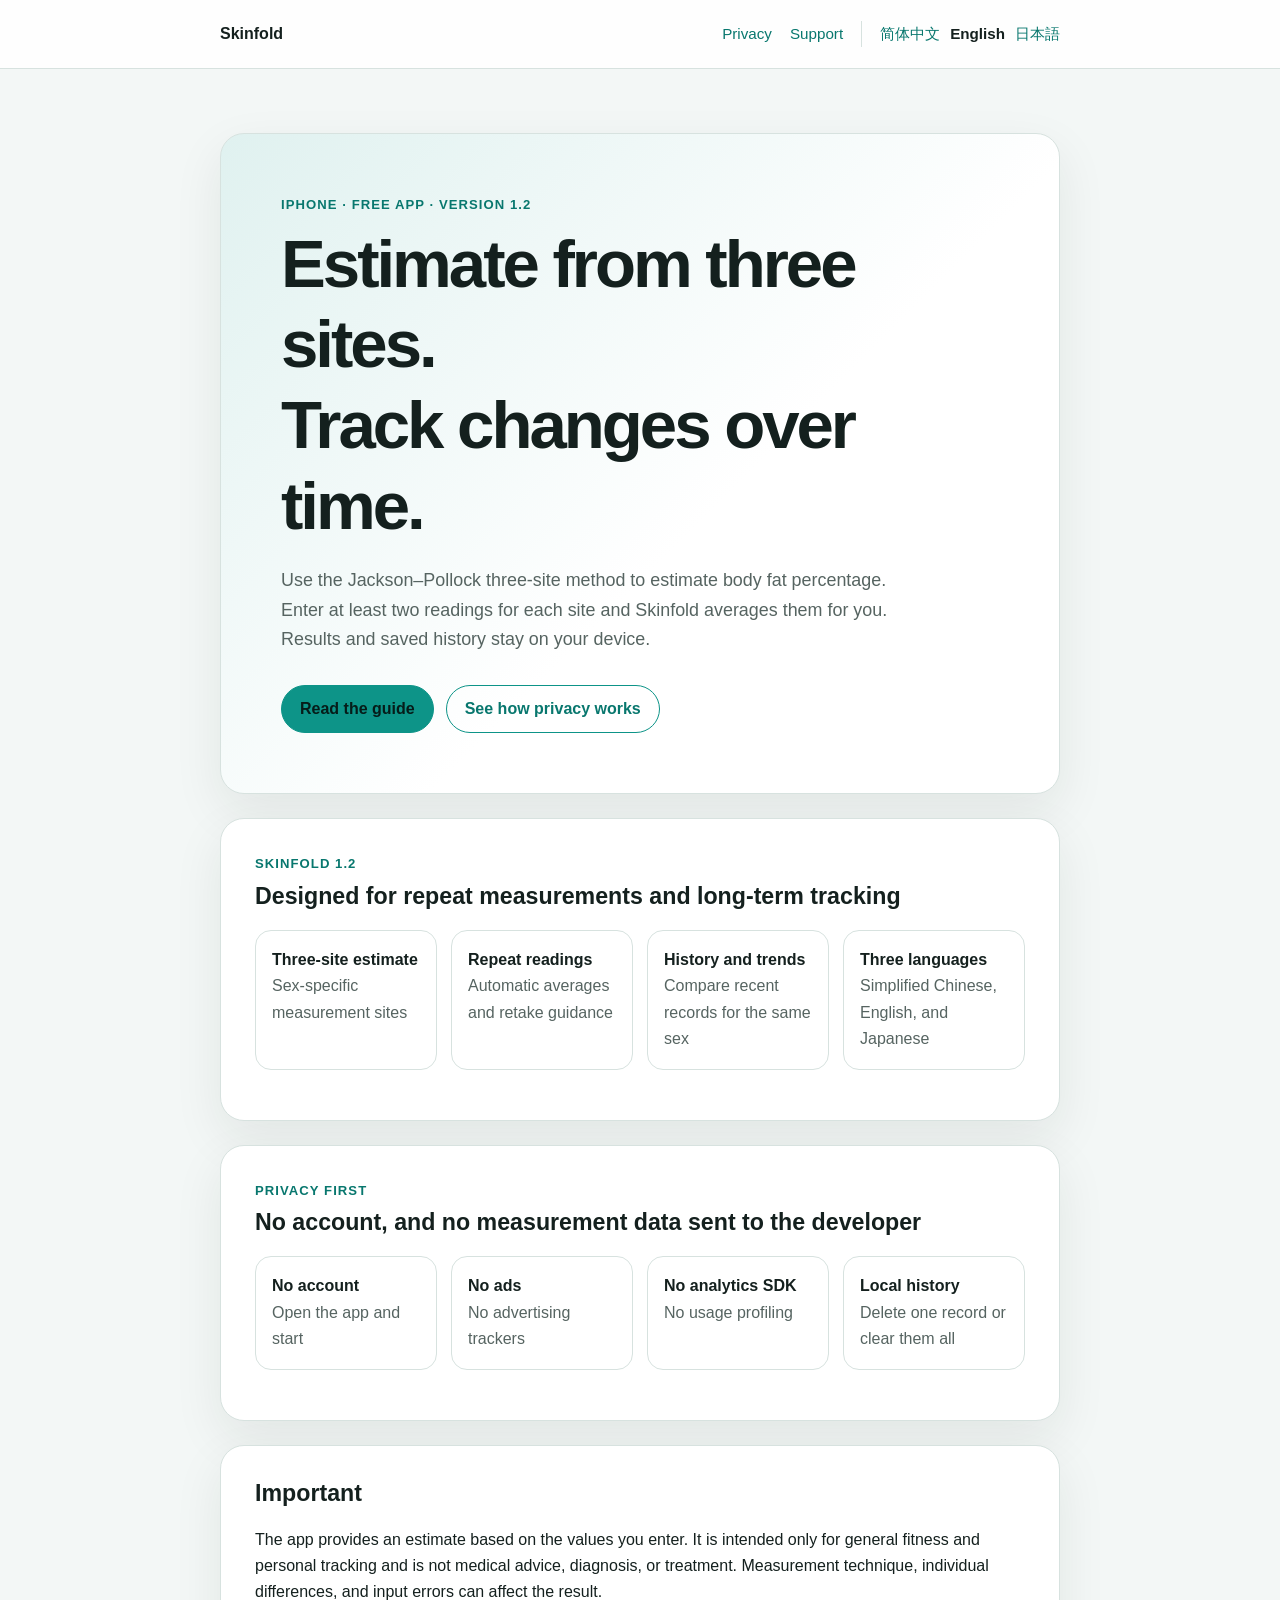
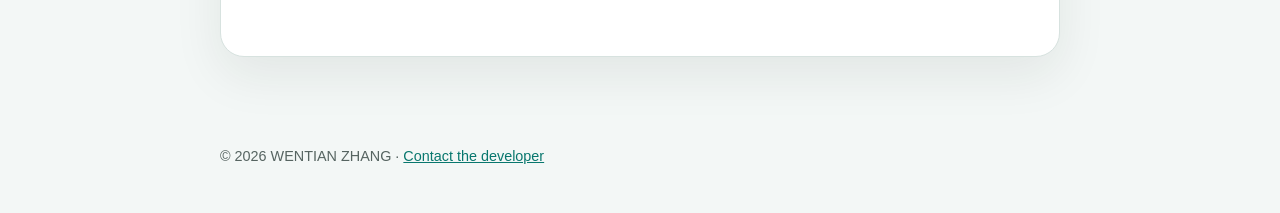
<file: docs/index.html>
<!doctype html>
<html lang="en">
<head>
  <meta charset="utf-8">
  <meta name="viewport" content="width=device-width, initial-scale=1">
  <meta name="description" content="Official website, privacy policy, and support for Skinfold, an iPhone app for estimating body fat percentage from three skinfold sites and tracking trends.">
  <title>Skinfold: Estimates &amp; Trends</title>
  <link rel="canonical" href="https://ywhdt.github.io/body-fat-calculator-site/">
  <link rel="alternate" hreflang="zh-Hans" href="https://ywhdt.github.io/body-fat-calculator-site/zh-Hans/">
  <link rel="alternate" hreflang="en" href="https://ywhdt.github.io/body-fat-calculator-site/">
  <link rel="alternate" hreflang="ja" href="https://ywhdt.github.io/body-fat-calculator-site/ja/">
  <link rel="alternate" hreflang="x-default" href="https://ywhdt.github.io/body-fat-calculator-site/">
  <link rel="icon" href="favicon.svg" type="image/svg+xml">
  <link rel="stylesheet" href="assets/site.css">
</head>
<body>
  <header class="site-header">
    <div class="site-header__inner">
      <a class="brand" href="index.html">Skinfold</a>
      <nav aria-label="Main navigation">
        <a href="privacy.html">Privacy</a>
        <a href="support.html">Support</a>
        <span class="language-switcher" aria-label="Language">
          <a href="zh-Hans/" lang="zh-Hans">简体中文</a>
          <a aria-current="true" href="index.html" lang="en">English</a>
          <a href="ja/" lang="ja">日本語</a>
        </span>
      </nav>
    </div>
  </header>

  <main>
    <section class="hero">
      <p class="eyebrow">iPhone · Free app · Version 1.2</p>
      <h1>Estimate from three sites.<br>Track changes over time.</h1>
      <p class="lede">Use the Jackson–Pollock three-site method to estimate body fat percentage. Enter at least two readings for each site and Skinfold averages them for you. Results and saved history stay on your device.</p>
      <div class="actions">
        <a class="button button--primary" href="support.html">Read the guide</a>
        <a class="button" href="privacy.html">See how privacy works</a>
      </div>
    </section>

    <section class="card">
      <p class="eyebrow">Skinfold 1.2</p>
      <h2>Designed for repeat measurements and long-term tracking</h2>
      <ul class="facts">
        <li><strong>Three-site estimate</strong><br><span class="muted">Sex-specific measurement sites</span></li>
        <li><strong>Repeat readings</strong><br><span class="muted">Automatic averages and retake guidance</span></li>
        <li><strong>History and trends</strong><br><span class="muted">Compare recent records for the same sex</span></li>
        <li><strong>Three languages</strong><br><span class="muted">Simplified Chinese, English, and Japanese</span></li>
      </ul>
    </section>

    <section class="card" aria-labelledby="privacy-first">
      <p class="eyebrow">Privacy first</p>
      <h2 id="privacy-first">No account, and no measurement data sent to the developer</h2>
      <ul class="facts">
        <li><strong>No account</strong><br><span class="muted">Open the app and start</span></li>
        <li><strong>No ads</strong><br><span class="muted">No advertising trackers</span></li>
        <li><strong>No analytics SDK</strong><br><span class="muted">No usage profiling</span></li>
        <li><strong>Local history</strong><br><span class="muted">Delete one record or clear them all</span></li>
      </ul>
    </section>

    <section class="card">
      <h2>Important</h2>
      <p>The app provides an estimate based on the values you enter. It is intended only for general fitness and personal tracking and is not medical advice, diagnosis, or treatment. Measurement technique, individual differences, and input errors can affect the result.</p>
    </section>
  </main>

  <footer class="site-footer">
    <span>© 2026 WENTIAN ZHANG</span>
    <span aria-hidden="true"> · </span>
    <a href="mailto:ywhdt_zh@outlook.com">Contact the developer</a>
  </footer>
</body>
</html>
</file>
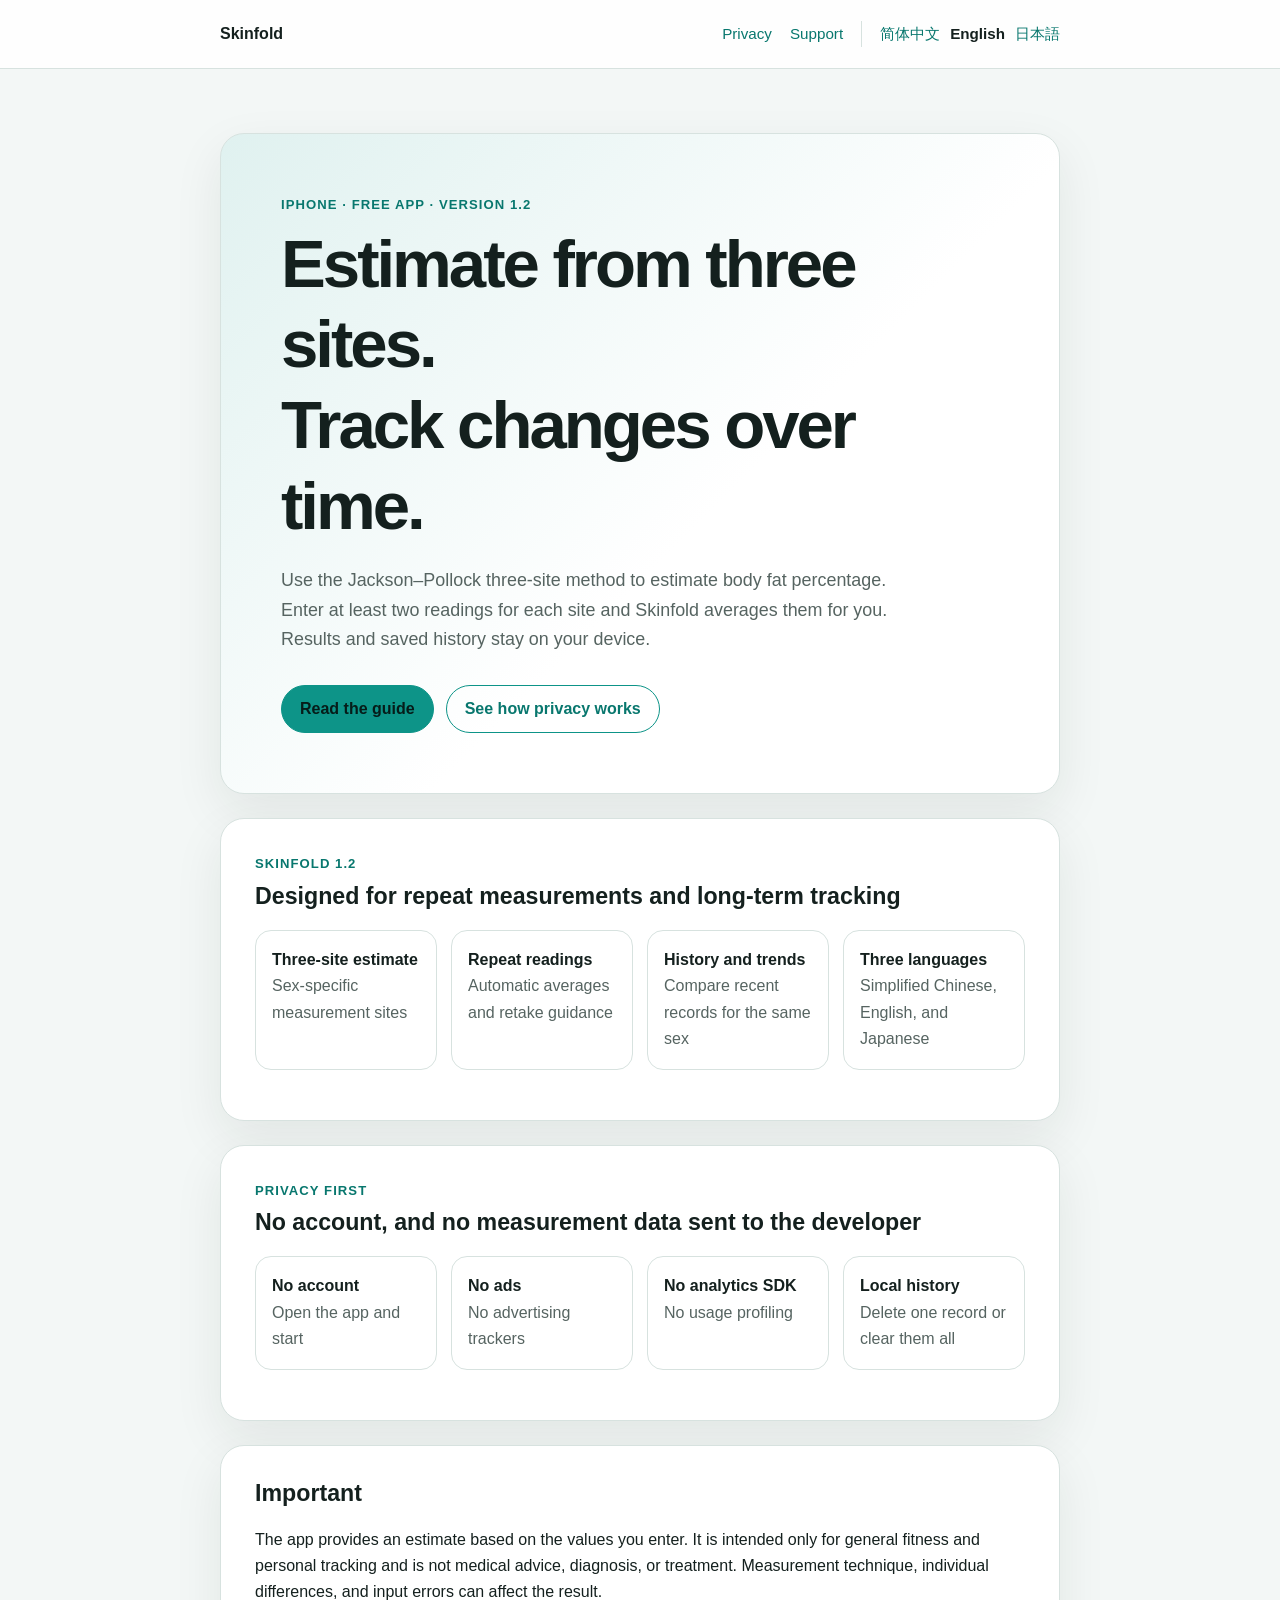
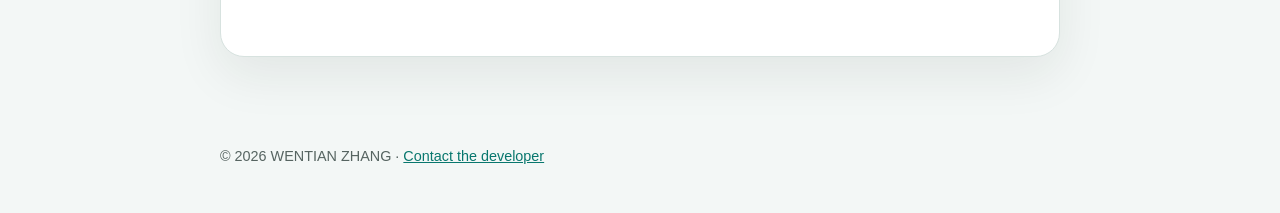
<file: docs/en/index.html>
<!doctype html>
<html lang="en">
<head>
  <meta charset="utf-8">
  <meta name="viewport" content="width=device-width, initial-scale=1">
  <meta name="description" content="Official website, privacy policy, and support for Skinfold, an iPhone app for estimating body fat percentage from three skinfold sites and tracking trends.">
  <title>Skinfold: Estimates &amp; Trends</title>
  <link rel="canonical" href="https://ywhdt.github.io/body-fat-calculator-site/">
  <link rel="alternate" hreflang="zh-Hans" href="https://ywhdt.github.io/body-fat-calculator-site/zh-Hans/">
  <link rel="alternate" hreflang="en" href="https://ywhdt.github.io/body-fat-calculator-site/">
  <link rel="alternate" hreflang="ja" href="https://ywhdt.github.io/body-fat-calculator-site/ja/">
  <link rel="alternate" hreflang="x-default" href="https://ywhdt.github.io/body-fat-calculator-site/">
  <link rel="icon" href="../favicon.svg" type="image/svg+xml">
  <link rel="stylesheet" href="../assets/site.css">
</head>
<body>
  <header class="site-header">
    <div class="site-header__inner">
      <a class="brand" href="index.html">Skinfold</a>
      <nav aria-label="Main navigation">
        <a href="privacy.html">Privacy</a>
        <a href="support.html">Support</a>
        <span class="language-switcher" aria-label="Language">
          <a href="../zh-Hans/" lang="zh-Hans">简体中文</a>
          <a aria-current="true" href="../" lang="en">English</a>
          <a href="../ja/" lang="ja">日本語</a>
        </span>
      </nav>
    </div>
  </header>

  <main>
    <section class="hero">
      <p class="eyebrow">iPhone · Free app · Version 1.2</p>
      <h1>Estimate from three sites.<br>Track changes over time.</h1>
      <p class="lede">Use the Jackson–Pollock three-site method to estimate body fat percentage. Enter at least two readings for each site and Skinfold averages them for you. Results and saved history stay on your device.</p>
      <div class="actions">
        <a class="button button--primary" href="support.html">Read the guide</a>
        <a class="button" href="privacy.html">See how privacy works</a>
      </div>
    </section>

    <section class="card">
      <p class="eyebrow">Skinfold 1.2</p>
      <h2>Designed for repeat measurements and long-term tracking</h2>
      <ul class="facts">
        <li><strong>Three-site estimate</strong><br><span class="muted">Sex-specific measurement sites</span></li>
        <li><strong>Repeat readings</strong><br><span class="muted">Automatic averages and retake guidance</span></li>
        <li><strong>History and trends</strong><br><span class="muted">Compare recent records for the same sex</span></li>
        <li><strong>Three languages</strong><br><span class="muted">Simplified Chinese, English, and Japanese</span></li>
      </ul>
    </section>

    <section class="card" aria-labelledby="privacy-first">
      <p class="eyebrow">Privacy first</p>
      <h2 id="privacy-first">No account, and no measurement data sent to the developer</h2>
      <ul class="facts">
        <li><strong>No account</strong><br><span class="muted">Open the app and start</span></li>
        <li><strong>No ads</strong><br><span class="muted">No advertising trackers</span></li>
        <li><strong>No analytics SDK</strong><br><span class="muted">No usage profiling</span></li>
        <li><strong>Local history</strong><br><span class="muted">Delete one record or clear them all</span></li>
      </ul>
    </section>

    <section class="card">
      <h2>Important</h2>
      <p>The app provides an estimate based on the values you enter. It is intended only for general fitness and personal tracking and is not medical advice, diagnosis, or treatment. Measurement technique, individual differences, and input errors can affect the result.</p>
    </section>
  </main>

  <footer class="site-footer">
    <span>© 2026 WENTIAN ZHANG</span>
    <span aria-hidden="true"> · </span>
    <a href="mailto:ywhdt_zh@outlook.com">Contact the developer</a>
  </footer>
</body>
</html>
</file>
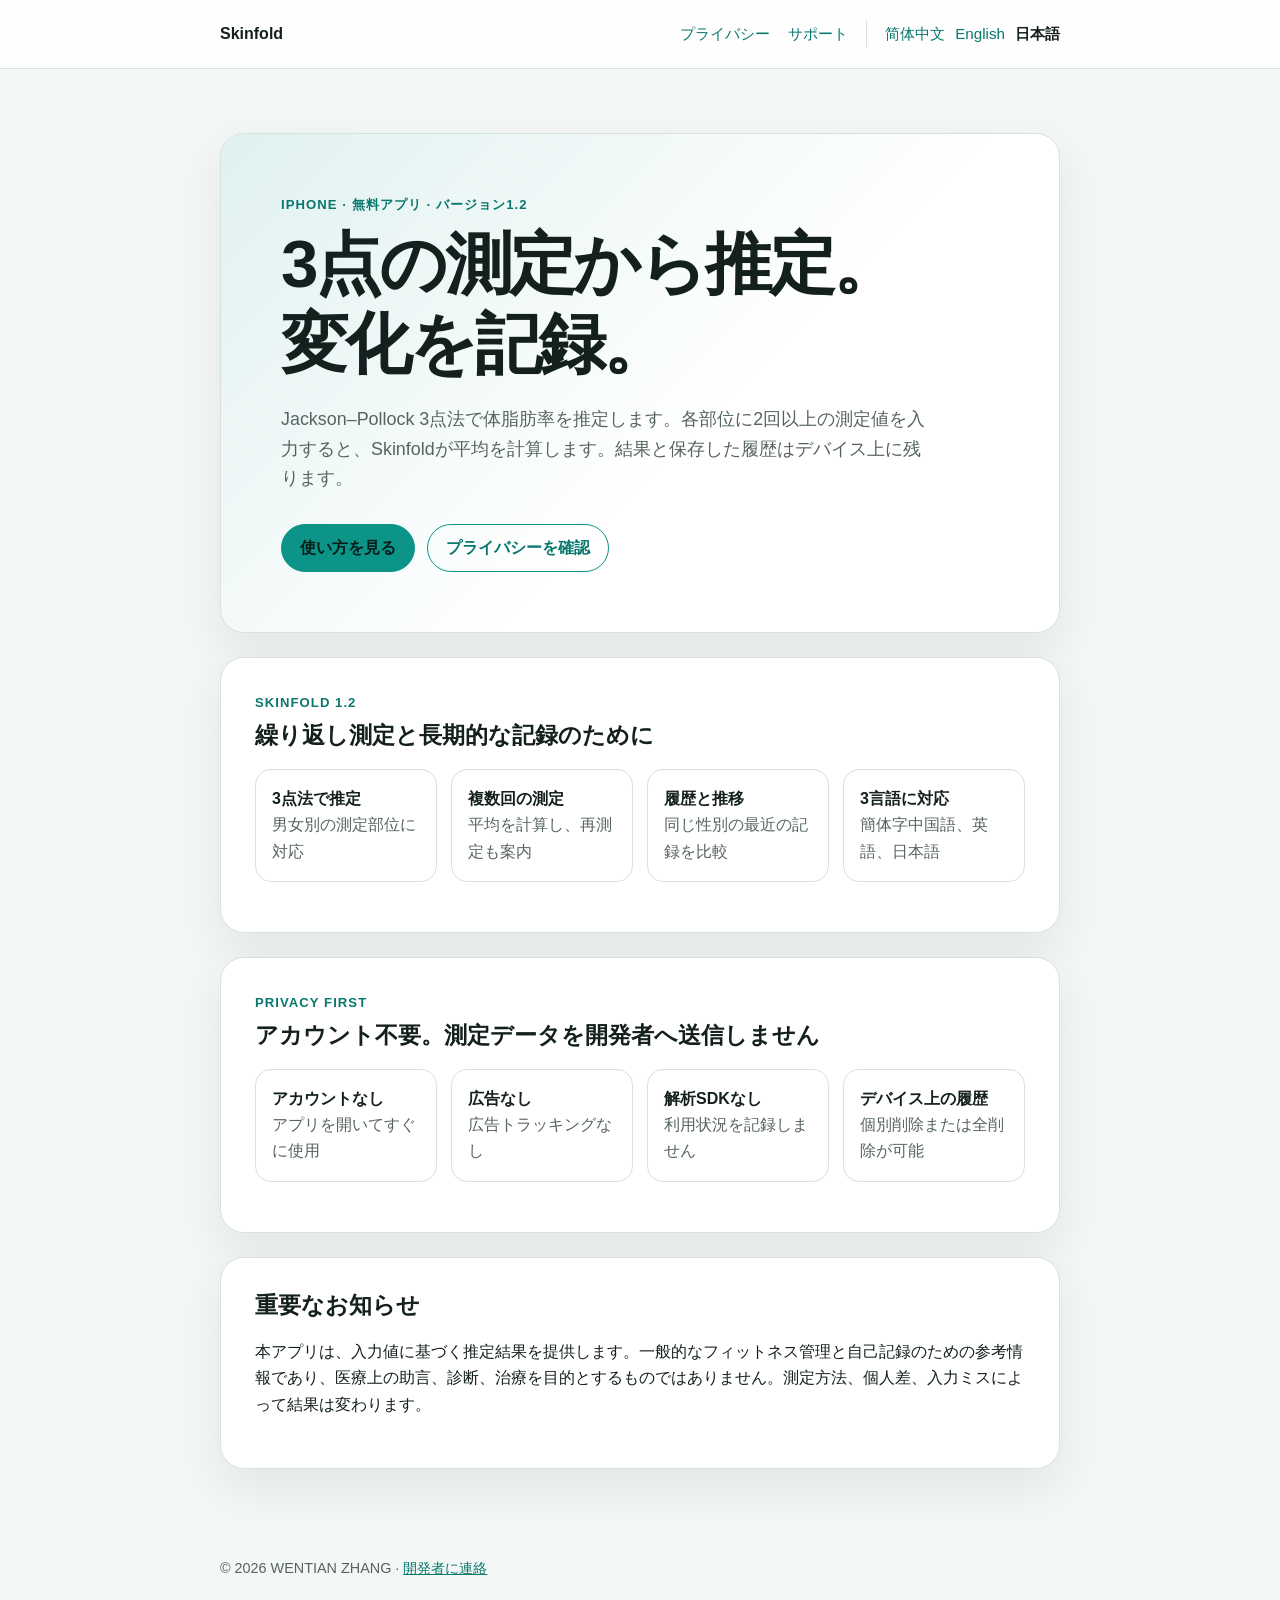
<file: docs/ja/index.html>
<!doctype html>
<html lang="ja">
<head>
  <meta charset="utf-8">
  <meta name="viewport" content="width=device-width, initial-scale=1">
  <meta name="description" content="皮下脂肪厚の3点測定から体脂肪率を推定し、推移を記録するiPhoneアプリ「Skinfold」の公式サイト、プライバシーポリシー、サポート情報です。">
  <title>Skinfold：キャリパー3点法で推定・推移を記録</title>
  <link rel="canonical" href="https://ywhdt.github.io/body-fat-calculator-site/ja/">
  <link rel="alternate" hreflang="zh-Hans" href="https://ywhdt.github.io/body-fat-calculator-site/zh-Hans/">
  <link rel="alternate" hreflang="en" href="https://ywhdt.github.io/body-fat-calculator-site/">
  <link rel="alternate" hreflang="ja" href="https://ywhdt.github.io/body-fat-calculator-site/ja/">
  <link rel="alternate" hreflang="x-default" href="https://ywhdt.github.io/body-fat-calculator-site/">
  <link rel="icon" href="../favicon.svg" type="image/svg+xml">
  <link rel="stylesheet" href="../assets/site.css">
</head>
<body>
  <header class="site-header">
    <div class="site-header__inner">
      <a class="brand" href="index.html">Skinfold</a>
      <nav aria-label="メインナビゲーション">
        <a href="privacy.html">プライバシー</a>
        <a href="support.html">サポート</a>
        <span class="language-switcher" aria-label="言語">
          <a href="../zh-Hans/" lang="zh-Hans">简体中文</a>
          <a href="../" lang="en">English</a>
          <a aria-current="true" href="index.html" lang="ja">日本語</a>
        </span>
      </nav>
    </div>
  </header>

  <main>
    <section class="hero">
      <p class="eyebrow">iPhone · 無料アプリ · バージョン1.2</p>
      <h1>3点の測定から推定。<br>変化を記録。</h1>
      <p class="lede">Jackson–Pollock 3点法で体脂肪率を推定します。各部位に2回以上の測定値を入力すると、Skinfoldが平均を計算します。結果と保存した履歴はデバイス上に残ります。</p>
      <div class="actions">
        <a class="button button--primary" href="support.html">使い方を見る</a>
        <a class="button" href="privacy.html">プライバシーを確認</a>
      </div>
    </section>

    <section class="card">
      <p class="eyebrow">Skinfold 1.2</p>
      <h2>繰り返し測定と長期的な記録のために</h2>
      <ul class="facts">
        <li><strong>3点法で推定</strong><br><span class="muted">男女別の測定部位に対応</span></li>
        <li><strong>複数回の測定</strong><br><span class="muted">平均を計算し、再測定も案内</span></li>
        <li><strong>履歴と推移</strong><br><span class="muted">同じ性別の最近の記録を比較</span></li>
        <li><strong>3言語に対応</strong><br><span class="muted">簡体字中国語、英語、日本語</span></li>
      </ul>
    </section>

    <section class="card" aria-labelledby="privacy-first">
      <p class="eyebrow">Privacy first</p>
      <h2 id="privacy-first">アカウント不要。測定データを開発者へ送信しません</h2>
      <ul class="facts">
        <li><strong>アカウントなし</strong><br><span class="muted">アプリを開いてすぐに使用</span></li>
        <li><strong>広告なし</strong><br><span class="muted">広告トラッキングなし</span></li>
        <li><strong>解析SDKなし</strong><br><span class="muted">利用状況を記録しません</span></li>
        <li><strong>デバイス上の履歴</strong><br><span class="muted">個別削除または全削除が可能</span></li>
      </ul>
    </section>

    <section class="card">
      <h2>重要なお知らせ</h2>
      <p>本アプリは、入力値に基づく推定結果を提供します。一般的なフィットネス管理と自己記録のための参考情報であり、医療上の助言、診断、治療を目的とするものではありません。測定方法、個人差、入力ミスによって結果は変わります。</p>
    </section>
  </main>

  <footer class="site-footer">
    <span>© 2026 WENTIAN ZHANG</span>
    <span aria-hidden="true"> · </span>
    <a href="mailto:ywhdt_zh@outlook.com">開発者に連絡</a>
  </footer>
</body>
</html>
</file>
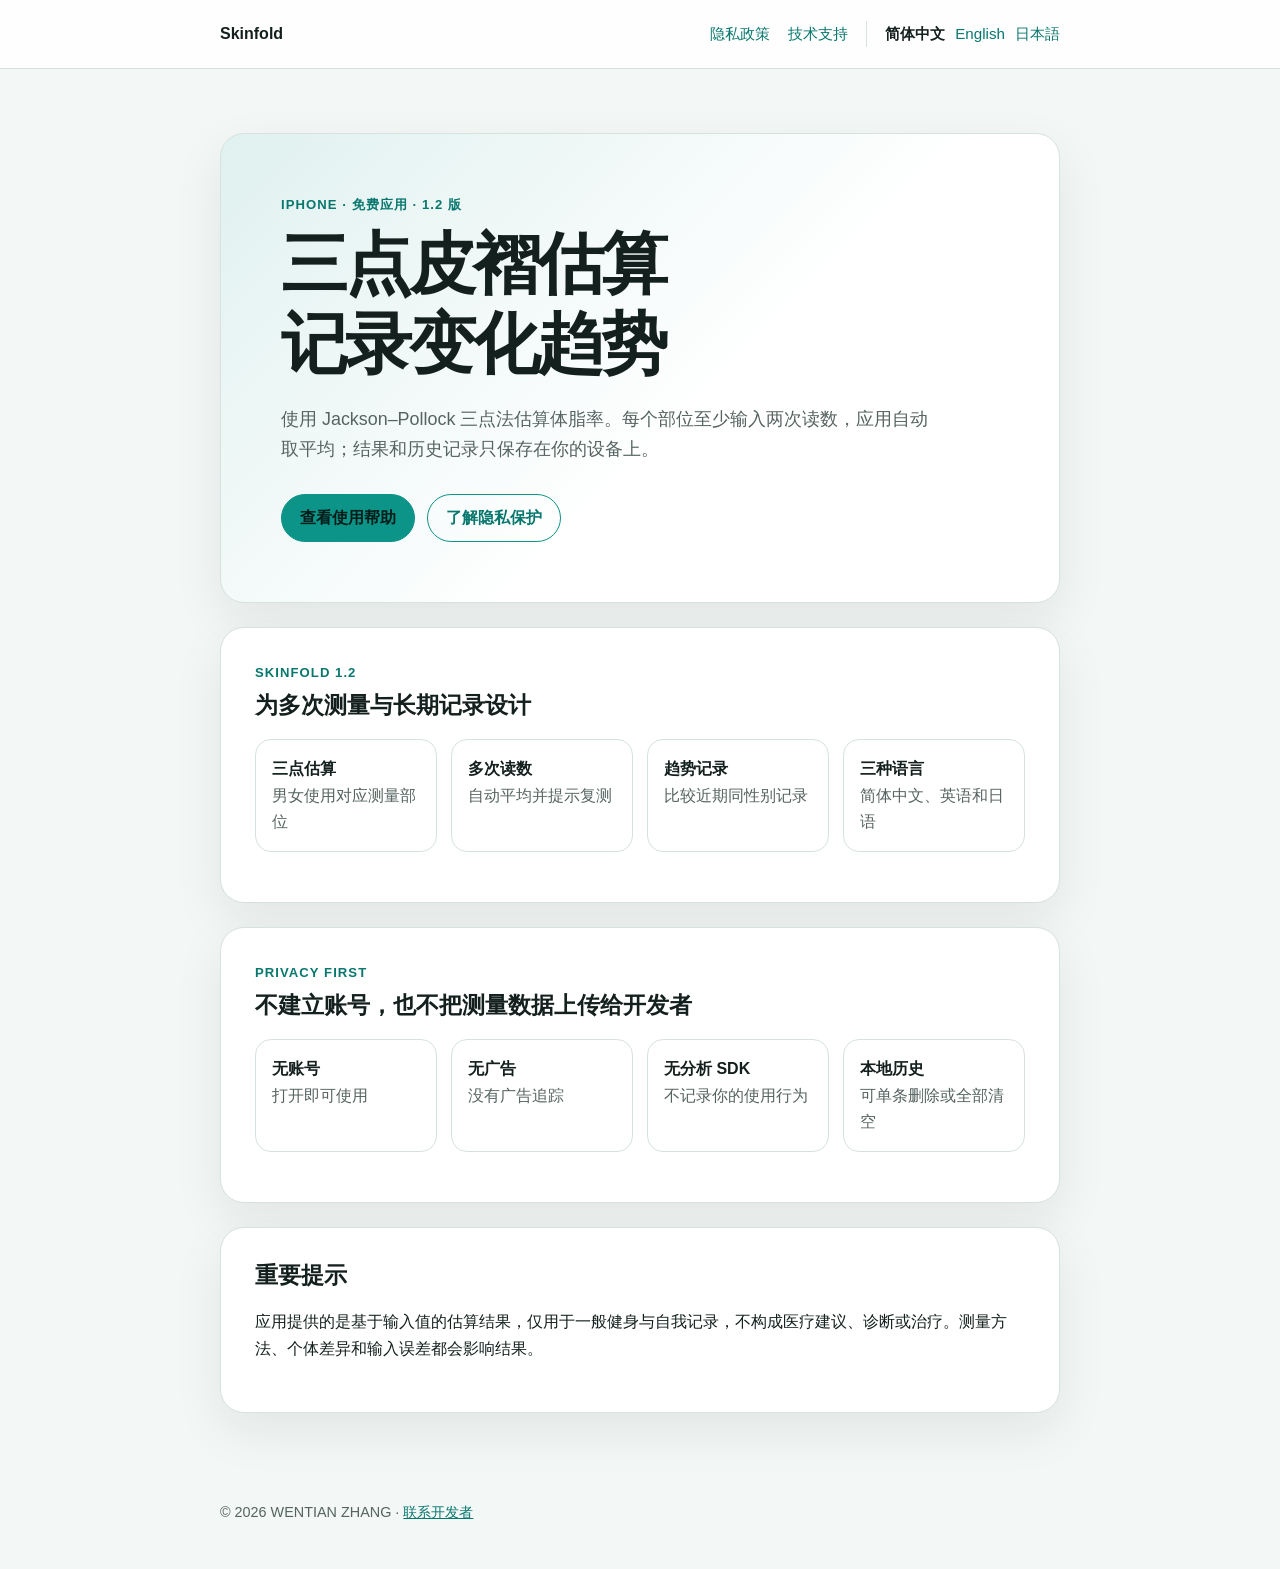
<file: docs/zh-Hans/index.html>
<!doctype html>
<html lang="zh-Hans">
<head>
  <meta charset="utf-8">
  <meta name="viewport" content="width=device-width, initial-scale=1">
  <meta name="description" content="Skinfold：三点皮褶体脂率估算与记录 iPhone 应用的官方网站、隐私政策与技术支持。">
  <title>Skinfold｜三点皮褶体脂率估算与记录</title>
  <link rel="canonical" href="https://ywhdt.github.io/body-fat-calculator-site/zh-Hans/">
  <link rel="alternate" hreflang="zh-Hans" href="https://ywhdt.github.io/body-fat-calculator-site/zh-Hans/">
  <link rel="alternate" hreflang="en" href="https://ywhdt.github.io/body-fat-calculator-site/">
  <link rel="alternate" hreflang="ja" href="https://ywhdt.github.io/body-fat-calculator-site/ja/">
  <link rel="alternate" hreflang="x-default" href="https://ywhdt.github.io/body-fat-calculator-site/">
  <link rel="icon" href="../favicon.svg" type="image/svg+xml">
  <link rel="stylesheet" href="../assets/site.css">
</head>
<body>
  <header class="site-header">
    <div class="site-header__inner">
      <a class="brand" href="index.html">Skinfold</a>
      <nav aria-label="主导航">
        <a href="privacy.html">隐私政策</a>
        <a href="support.html">技术支持</a>
        <span class="language-switcher" aria-label="语言">
          <a aria-current="true" href="index.html" lang="zh-Hans">简体中文</a>
          <a href="../" lang="en">English</a>
          <a href="../ja/" lang="ja">日本語</a>
        </span>
      </nav>
    </div>
  </header>

  <main>
    <section class="hero">
      <p class="eyebrow">iPhone · 免费应用 · 1.2 版</p>
      <h1>三点皮褶估算<br>记录变化趋势</h1>
      <p class="lede">使用 Jackson–Pollock 三点法估算体脂率。每个部位至少输入两次读数，应用自动取平均；结果和历史记录只保存在你的设备上。</p>
      <div class="actions">
        <a class="button button--primary" href="support.html">查看使用帮助</a>
        <a class="button" href="privacy.html">了解隐私保护</a>
      </div>
    </section>

    <section class="card">
      <p class="eyebrow">Skinfold 1.2</p>
      <h2>为多次测量与长期记录设计</h2>
      <ul class="facts">
        <li><strong>三点估算</strong><br><span class="muted">男女使用对应测量部位</span></li>
        <li><strong>多次读数</strong><br><span class="muted">自动平均并提示复测</span></li>
        <li><strong>趋势记录</strong><br><span class="muted">比较近期同性别记录</span></li>
        <li><strong>三种语言</strong><br><span class="muted">简体中文、英语和日语</span></li>
      </ul>
    </section>

    <section class="card" aria-labelledby="privacy-first">
      <p class="eyebrow">Privacy first</p>
      <h2 id="privacy-first">不建立账号，也不把测量数据上传给开发者</h2>
      <ul class="facts">
        <li><strong>无账号</strong><br><span class="muted">打开即可使用</span></li>
        <li><strong>无广告</strong><br><span class="muted">没有广告追踪</span></li>
        <li><strong>无分析 SDK</strong><br><span class="muted">不记录你的使用行为</span></li>
        <li><strong>本地历史</strong><br><span class="muted">可单条删除或全部清空</span></li>
      </ul>
    </section>

    <section class="card">
      <h2>重要提示</h2>
      <p>应用提供的是基于输入值的估算结果，仅用于一般健身与自我记录，不构成医疗建议、诊断或治疗。测量方法、个体差异和输入误差都会影响结果。</p>
    </section>
  </main>

  <footer class="site-footer">
    <span>© 2026 WENTIAN ZHANG</span>
    <span aria-hidden="true"> · </span>
    <a href="mailto:ywhdt_zh@outlook.com">联系开发者</a>
  </footer>
</body>
</html>
</file>
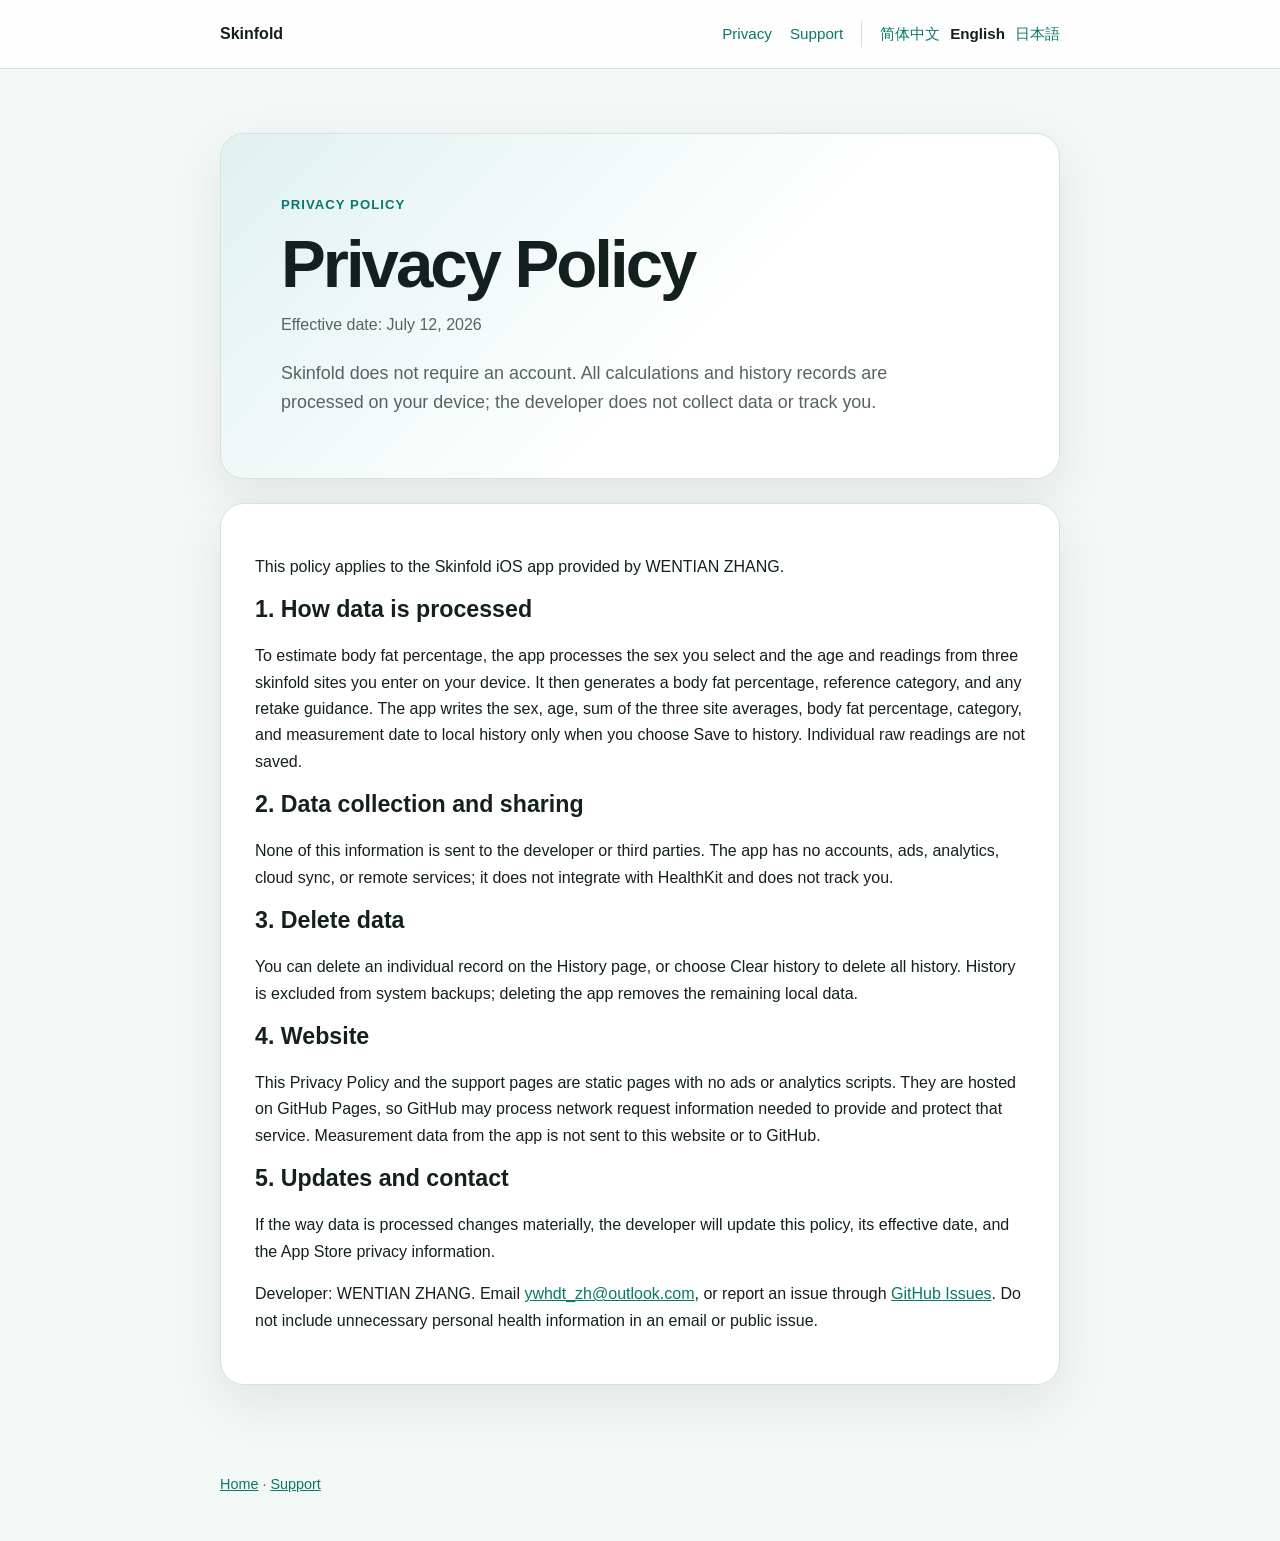
<file: docs/privacy.html>
<!doctype html>
<html lang="en">
<head>
  <meta charset="utf-8">
  <meta name="viewport" content="width=device-width, initial-scale=1">
  <meta name="description" content="Privacy Policy for the Skinfold iPhone app.">
  <title>Privacy Policy | Skinfold</title>
  <link rel="canonical" href="https://ywhdt.github.io/body-fat-calculator-site/privacy.html">
  <link rel="alternate" hreflang="zh-Hans" href="https://ywhdt.github.io/body-fat-calculator-site/zh-Hans/privacy.html">
  <link rel="alternate" hreflang="en" href="https://ywhdt.github.io/body-fat-calculator-site/privacy.html">
  <link rel="alternate" hreflang="ja" href="https://ywhdt.github.io/body-fat-calculator-site/ja/privacy.html">
  <link rel="alternate" hreflang="x-default" href="https://ywhdt.github.io/body-fat-calculator-site/privacy.html">
  <link rel="icon" href="favicon.svg" type="image/svg+xml">
  <link rel="stylesheet" href="assets/site.css">
</head>
<body>
  <header class="site-header">
    <div class="site-header__inner">
      <a class="brand" href="index.html">Skinfold</a>
      <nav aria-label="Main navigation">
        <a aria-current="page" href="privacy.html">Privacy</a>
        <a href="support.html">Support</a>
        <span class="language-switcher" aria-label="Language">
          <a href="zh-Hans/privacy.html" lang="zh-Hans">简体中文</a>
          <a aria-current="true" href="privacy.html" lang="en">English</a>
          <a href="ja/privacy.html" lang="ja">日本語</a>
        </span>
      </nav>
    </div>
  </header>

  <main>
    <section class="hero">
      <p class="eyebrow">Privacy policy</p>
      <h1>Privacy Policy</h1>
      <p class="updated">Effective date: July 12, 2026</p>
      <p class="lede">Skinfold does not require an account. All calculations and history records are processed on your device; the developer does not collect data or track you.</p>
    </section>

    <article class="card">
      <p>This policy applies to the Skinfold iOS app provided by WENTIAN ZHANG.</p>

      <h2>1. How data is processed</h2>
      <p>To estimate body fat percentage, the app processes the sex you select and the age and readings from three skinfold sites you enter on your device. It then generates a body fat percentage, reference category, and any retake guidance. The app writes the sex, age, sum of the three site averages, body fat percentage, category, and measurement date to local history only when you choose Save to history. Individual raw readings are not saved.</p>

      <h2>2. Data collection and sharing</h2>
      <p>None of this information is sent to the developer or third parties. The app has no accounts, ads, analytics, cloud sync, or remote services; it does not integrate with HealthKit and does not track you.</p>

      <h2>3. Delete data</h2>
      <p>You can delete an individual record on the History page, or choose Clear history to delete all history. History is excluded from system backups; deleting the app removes the remaining local data.</p>

      <h2>4. Website</h2>
      <p>This Privacy Policy and the support pages are static pages with no ads or analytics scripts. They are hosted on GitHub Pages, so GitHub may process network request information needed to provide and protect that service. Measurement data from the app is not sent to this website or to GitHub.</p>

      <h2>5. Updates and contact</h2>
      <p>If the way data is processed changes materially, the developer will update this policy, its effective date, and the App Store privacy information.</p>
      <p>Developer: WENTIAN ZHANG. Email <a href="mailto:ywhdt_zh@outlook.com">ywhdt_zh@outlook.com</a>, or report an issue through <a href="https://github.com/ywhdt/body-fat-calculator-site/issues">GitHub Issues</a>. Do not include unnecessary personal health information in an email or public issue.</p>
    </article>
  </main>

  <footer class="site-footer">
    <a href="index.html">Home</a>
    <span aria-hidden="true"> · </span>
    <a href="support.html">Support</a>
  </footer>
</body>
</html>
</file>
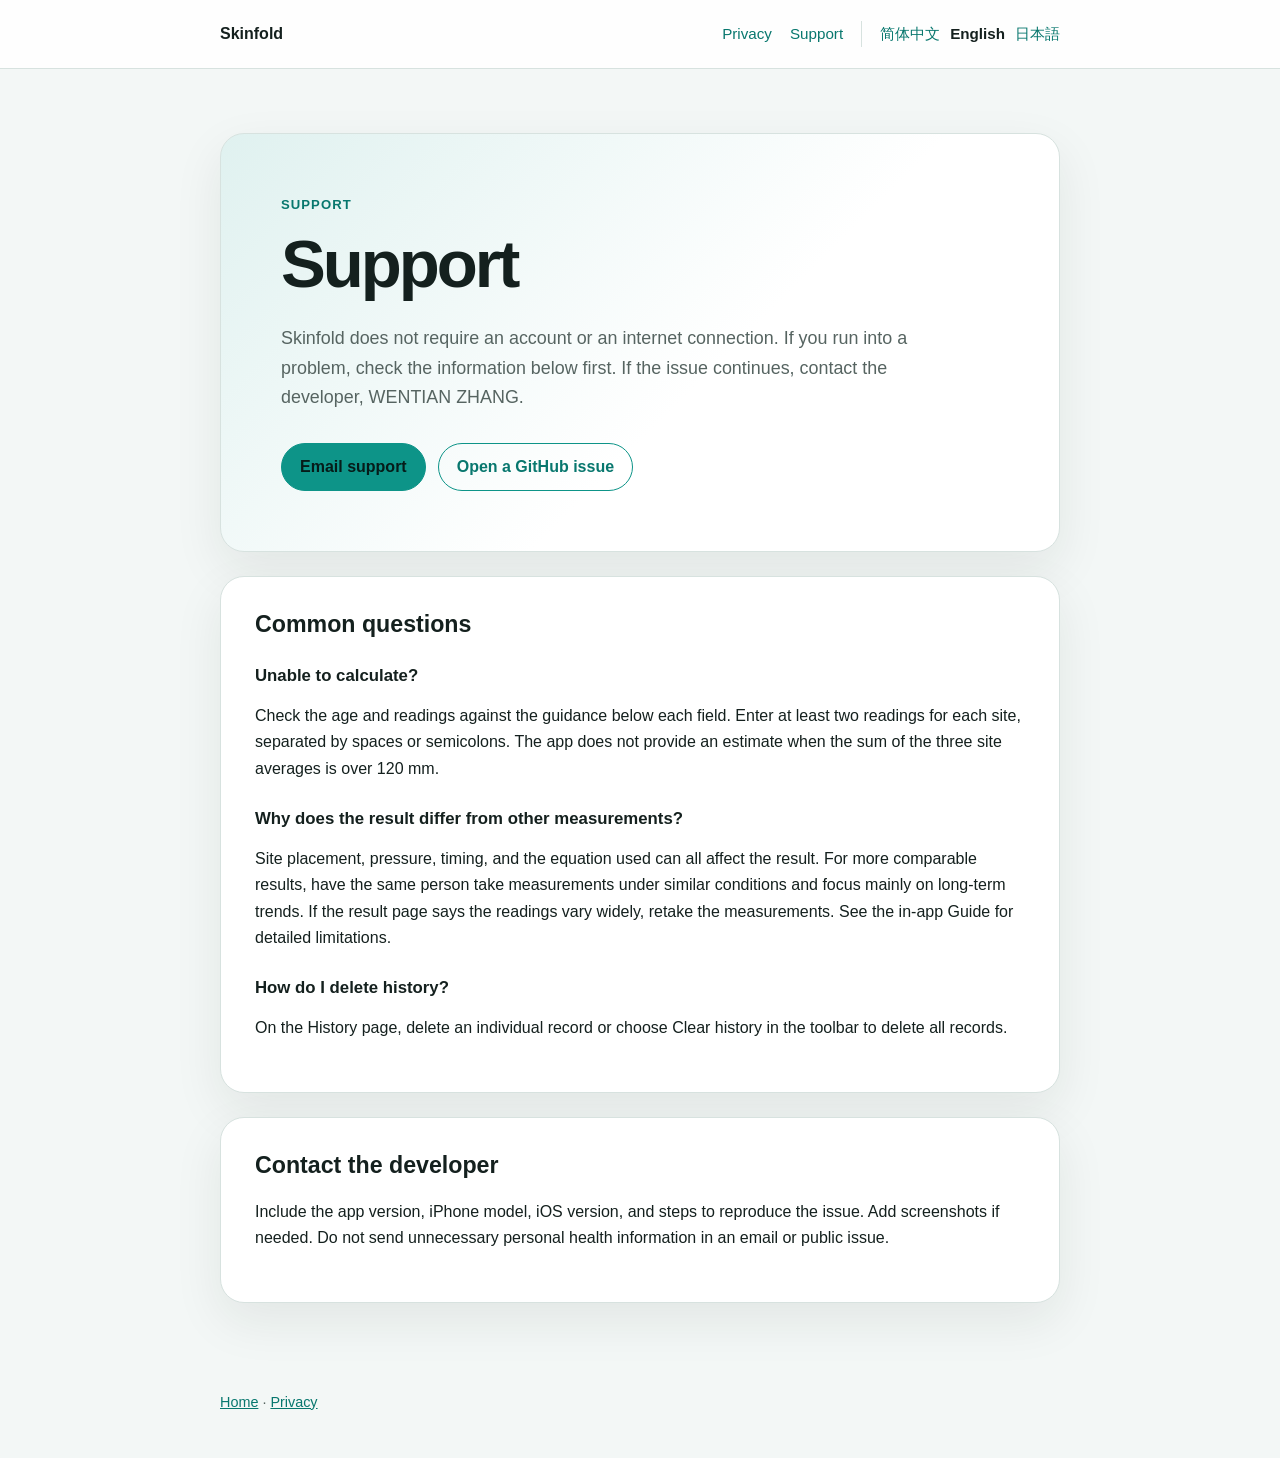
<file: docs/support.html>
<!doctype html>
<html lang="en">
<head>
  <meta charset="utf-8">
  <meta name="viewport" content="width=device-width, initial-scale=1">
  <meta name="description" content="Support and common questions for the Skinfold iPhone app.">
  <title>Support | Skinfold</title>
  <link rel="canonical" href="https://ywhdt.github.io/body-fat-calculator-site/support.html">
  <link rel="alternate" hreflang="zh-Hans" href="https://ywhdt.github.io/body-fat-calculator-site/zh-Hans/support.html">
  <link rel="alternate" hreflang="en" href="https://ywhdt.github.io/body-fat-calculator-site/support.html">
  <link rel="alternate" hreflang="ja" href="https://ywhdt.github.io/body-fat-calculator-site/ja/support.html">
  <link rel="alternate" hreflang="x-default" href="https://ywhdt.github.io/body-fat-calculator-site/support.html">
  <link rel="icon" href="favicon.svg" type="image/svg+xml">
  <link rel="stylesheet" href="assets/site.css">
</head>
<body>
  <header class="site-header">
    <div class="site-header__inner">
      <a class="brand" href="index.html">Skinfold</a>
      <nav aria-label="Main navigation">
        <a href="privacy.html">Privacy</a>
        <a aria-current="page" href="support.html">Support</a>
        <span class="language-switcher" aria-label="Language">
          <a href="zh-Hans/support.html" lang="zh-Hans">简体中文</a>
          <a aria-current="true" href="support.html" lang="en">English</a>
          <a href="ja/support.html" lang="ja">日本語</a>
        </span>
      </nav>
    </div>
  </header>

  <main>
    <section class="hero">
      <p class="eyebrow">Support</p>
      <h1>Support</h1>
      <p class="lede">Skinfold does not require an account or an internet connection. If you run into a problem, check the information below first. If the issue continues, contact the developer, WENTIAN ZHANG.</p>
      <div class="actions">
        <a class="button button--primary" href="mailto:ywhdt_zh@outlook.com?subject=Skinfold%20iOS%20Support">Email support</a>
        <a class="button" href="https://github.com/ywhdt/body-fat-calculator-site/issues/new">Open a GitHub issue</a>
      </div>
    </section>

    <section class="card">
      <h2>Common questions</h2>

      <h3>Unable to calculate?</h3>
      <p>Check the age and readings against the guidance below each field. Enter at least two readings for each site, separated by spaces or semicolons. The app does not provide an estimate when the sum of the three site averages is over 120 mm.</p>

      <h3>Why does the result differ from other measurements?</h3>
      <p>Site placement, pressure, timing, and the equation used can all affect the result. For more comparable results, have the same person take measurements under similar conditions and focus mainly on long-term trends. If the result page says the readings vary widely, retake the measurements. See the in-app Guide for detailed limitations.</p>

      <h3>How do I delete history?</h3>
      <p>On the History page, delete an individual record or choose Clear history in the toolbar to delete all records.</p>
    </section>

    <section class="card">
      <h2>Contact the developer</h2>
      <p>Include the app version, iPhone model, iOS version, and steps to reproduce the issue. Add screenshots if needed. Do not send unnecessary personal health information in an email or public issue.</p>
    </section>
  </main>

  <footer class="site-footer">
    <a href="index.html">Home</a>
    <span aria-hidden="true"> · </span>
    <a href="privacy.html">Privacy</a>
  </footer>
</body>
</html>
</file>
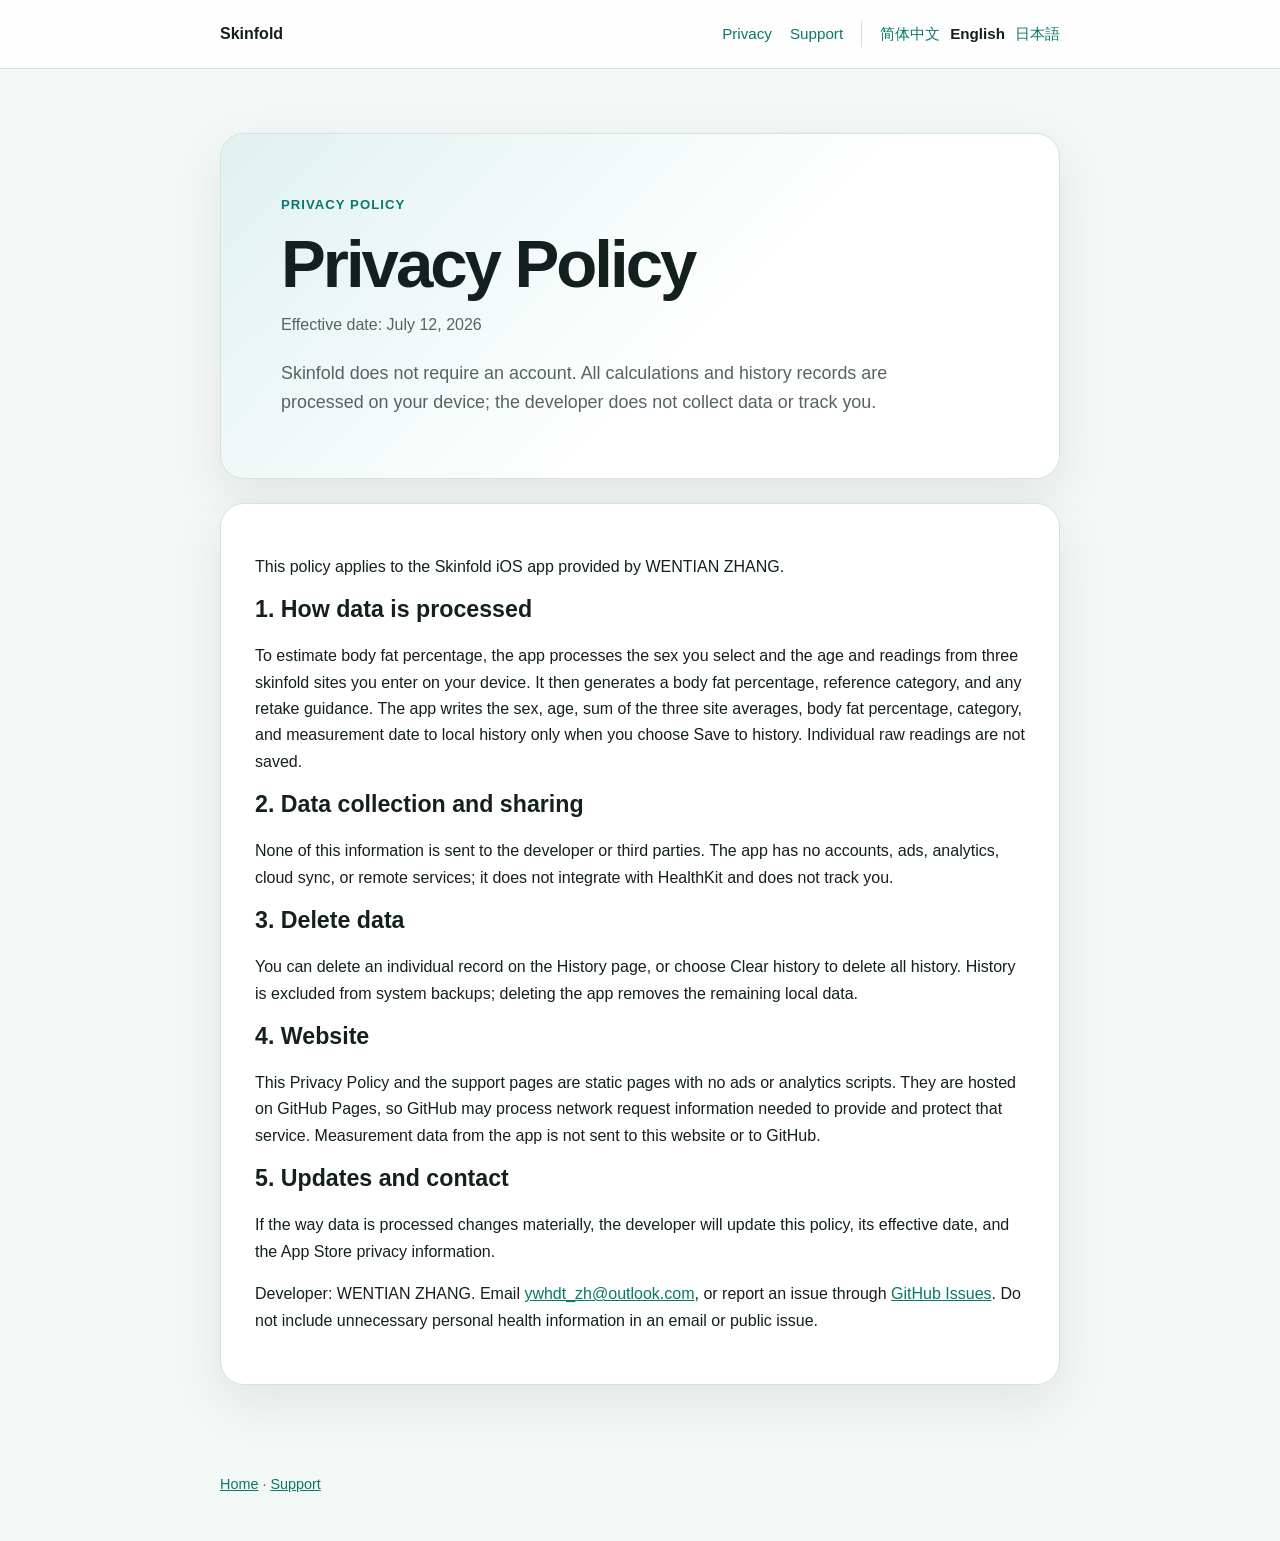
<file: docs/en/privacy.html>
<!doctype html>
<html lang="en">
<head>
  <meta charset="utf-8">
  <meta name="viewport" content="width=device-width, initial-scale=1">
  <meta name="description" content="Privacy Policy for the Skinfold iPhone app.">
  <title>Privacy Policy | Skinfold</title>
  <link rel="canonical" href="https://ywhdt.github.io/body-fat-calculator-site/privacy.html">
  <link rel="alternate" hreflang="zh-Hans" href="https://ywhdt.github.io/body-fat-calculator-site/zh-Hans/privacy.html">
  <link rel="alternate" hreflang="en" href="https://ywhdt.github.io/body-fat-calculator-site/privacy.html">
  <link rel="alternate" hreflang="ja" href="https://ywhdt.github.io/body-fat-calculator-site/ja/privacy.html">
  <link rel="alternate" hreflang="x-default" href="https://ywhdt.github.io/body-fat-calculator-site/privacy.html">
  <link rel="icon" href="../favicon.svg" type="image/svg+xml">
  <link rel="stylesheet" href="../assets/site.css">
</head>
<body>
  <header class="site-header">
    <div class="site-header__inner">
      <a class="brand" href="index.html">Skinfold</a>
      <nav aria-label="Main navigation">
        <a aria-current="page" href="privacy.html">Privacy</a>
        <a href="support.html">Support</a>
        <span class="language-switcher" aria-label="Language">
          <a href="../zh-Hans/privacy.html" lang="zh-Hans">简体中文</a>
          <a aria-current="true" href="../privacy.html" lang="en">English</a>
          <a href="../ja/privacy.html" lang="ja">日本語</a>
        </span>
      </nav>
    </div>
  </header>

  <main>
    <section class="hero">
      <p class="eyebrow">Privacy policy</p>
      <h1>Privacy Policy</h1>
      <p class="updated">Effective date: July 12, 2026</p>
      <p class="lede">Skinfold does not require an account. All calculations and history records are processed on your device; the developer does not collect data or track you.</p>
    </section>

    <article class="card">
      <p>This policy applies to the Skinfold iOS app provided by WENTIAN ZHANG.</p>

      <h2>1. How data is processed</h2>
      <p>To estimate body fat percentage, the app processes the sex you select and the age and readings from three skinfold sites you enter on your device. It then generates a body fat percentage, reference category, and any retake guidance. The app writes the sex, age, sum of the three site averages, body fat percentage, category, and measurement date to local history only when you choose Save to history. Individual raw readings are not saved.</p>

      <h2>2. Data collection and sharing</h2>
      <p>None of this information is sent to the developer or third parties. The app has no accounts, ads, analytics, cloud sync, or remote services; it does not integrate with HealthKit and does not track you.</p>

      <h2>3. Delete data</h2>
      <p>You can delete an individual record on the History page, or choose Clear history to delete all history. History is excluded from system backups; deleting the app removes the remaining local data.</p>

      <h2>4. Website</h2>
      <p>This Privacy Policy and the support pages are static pages with no ads or analytics scripts. They are hosted on GitHub Pages, so GitHub may process network request information needed to provide and protect that service. Measurement data from the app is not sent to this website or to GitHub.</p>

      <h2>5. Updates and contact</h2>
      <p>If the way data is processed changes materially, the developer will update this policy, its effective date, and the App Store privacy information.</p>
      <p>Developer: WENTIAN ZHANG. Email <a href="mailto:ywhdt_zh@outlook.com">ywhdt_zh@outlook.com</a>, or report an issue through <a href="https://github.com/ywhdt/body-fat-calculator-site/issues">GitHub Issues</a>. Do not include unnecessary personal health information in an email or public issue.</p>
    </article>
  </main>

  <footer class="site-footer">
    <a href="index.html">Home</a>
    <span aria-hidden="true"> · </span>
    <a href="support.html">Support</a>
  </footer>
</body>
</html>
</file>
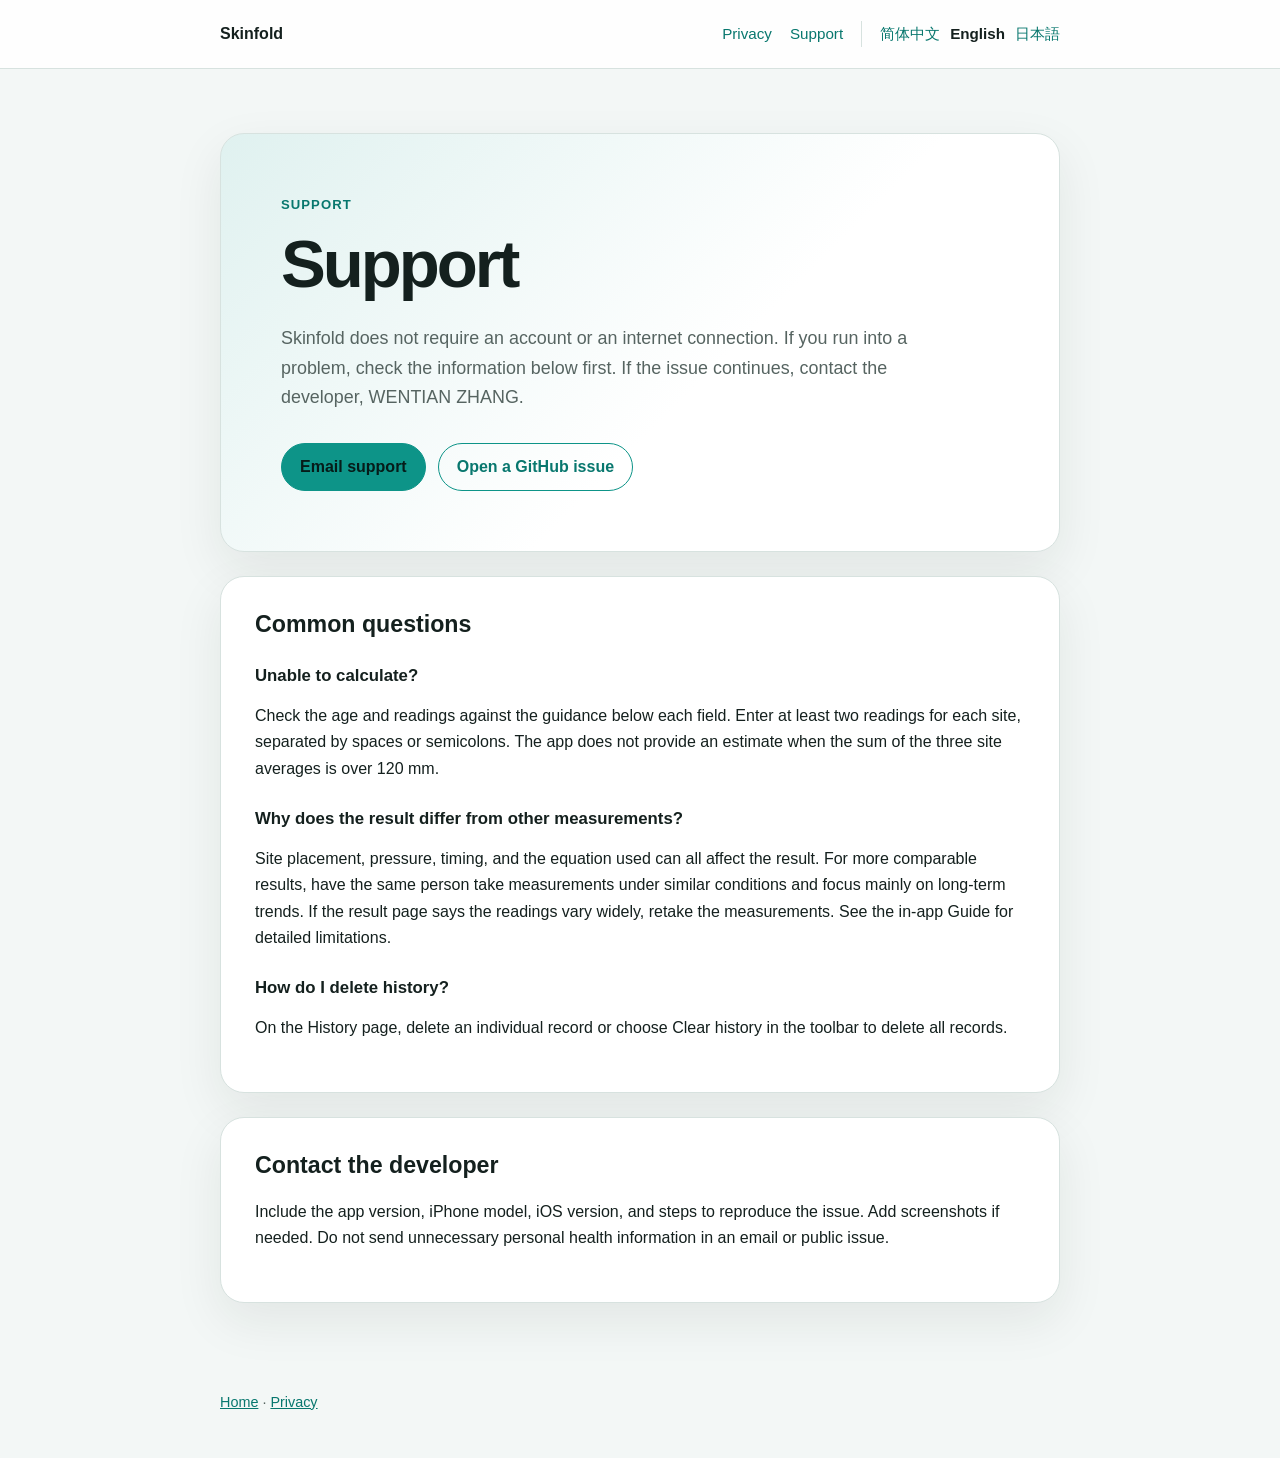
<file: docs/en/support.html>
<!doctype html>
<html lang="en">
<head>
  <meta charset="utf-8">
  <meta name="viewport" content="width=device-width, initial-scale=1">
  <meta name="description" content="Support and common questions for the Skinfold iPhone app.">
  <title>Support | Skinfold</title>
  <link rel="canonical" href="https://ywhdt.github.io/body-fat-calculator-site/support.html">
  <link rel="alternate" hreflang="zh-Hans" href="https://ywhdt.github.io/body-fat-calculator-site/zh-Hans/support.html">
  <link rel="alternate" hreflang="en" href="https://ywhdt.github.io/body-fat-calculator-site/support.html">
  <link rel="alternate" hreflang="ja" href="https://ywhdt.github.io/body-fat-calculator-site/ja/support.html">
  <link rel="alternate" hreflang="x-default" href="https://ywhdt.github.io/body-fat-calculator-site/support.html">
  <link rel="icon" href="../favicon.svg" type="image/svg+xml">
  <link rel="stylesheet" href="../assets/site.css">
</head>
<body>
  <header class="site-header">
    <div class="site-header__inner">
      <a class="brand" href="index.html">Skinfold</a>
      <nav aria-label="Main navigation">
        <a href="privacy.html">Privacy</a>
        <a aria-current="page" href="support.html">Support</a>
        <span class="language-switcher" aria-label="Language">
          <a href="../zh-Hans/support.html" lang="zh-Hans">简体中文</a>
          <a aria-current="true" href="../support.html" lang="en">English</a>
          <a href="../ja/support.html" lang="ja">日本語</a>
        </span>
      </nav>
    </div>
  </header>

  <main>
    <section class="hero">
      <p class="eyebrow">Support</p>
      <h1>Support</h1>
      <p class="lede">Skinfold does not require an account or an internet connection. If you run into a problem, check the information below first. If the issue continues, contact the developer, WENTIAN ZHANG.</p>
      <div class="actions">
        <a class="button button--primary" href="mailto:ywhdt_zh@outlook.com?subject=Skinfold%20iOS%20Support">Email support</a>
        <a class="button" href="https://github.com/ywhdt/body-fat-calculator-site/issues/new">Open a GitHub issue</a>
      </div>
    </section>

    <section class="card">
      <h2>Common questions</h2>

      <h3>Unable to calculate?</h3>
      <p>Check the age and readings against the guidance below each field. Enter at least two readings for each site, separated by spaces or semicolons. The app does not provide an estimate when the sum of the three site averages is over 120 mm.</p>

      <h3>Why does the result differ from other measurements?</h3>
      <p>Site placement, pressure, timing, and the equation used can all affect the result. For more comparable results, have the same person take measurements under similar conditions and focus mainly on long-term trends. If the result page says the readings vary widely, retake the measurements. See the in-app Guide for detailed limitations.</p>

      <h3>How do I delete history?</h3>
      <p>On the History page, delete an individual record or choose Clear history in the toolbar to delete all records.</p>
    </section>

    <section class="card">
      <h2>Contact the developer</h2>
      <p>Include the app version, iPhone model, iOS version, and steps to reproduce the issue. Add screenshots if needed. Do not send unnecessary personal health information in an email or public issue.</p>
    </section>
  </main>

  <footer class="site-footer">
    <a href="index.html">Home</a>
    <span aria-hidden="true"> · </span>
    <a href="privacy.html">Privacy</a>
  </footer>
</body>
</html>
</file>
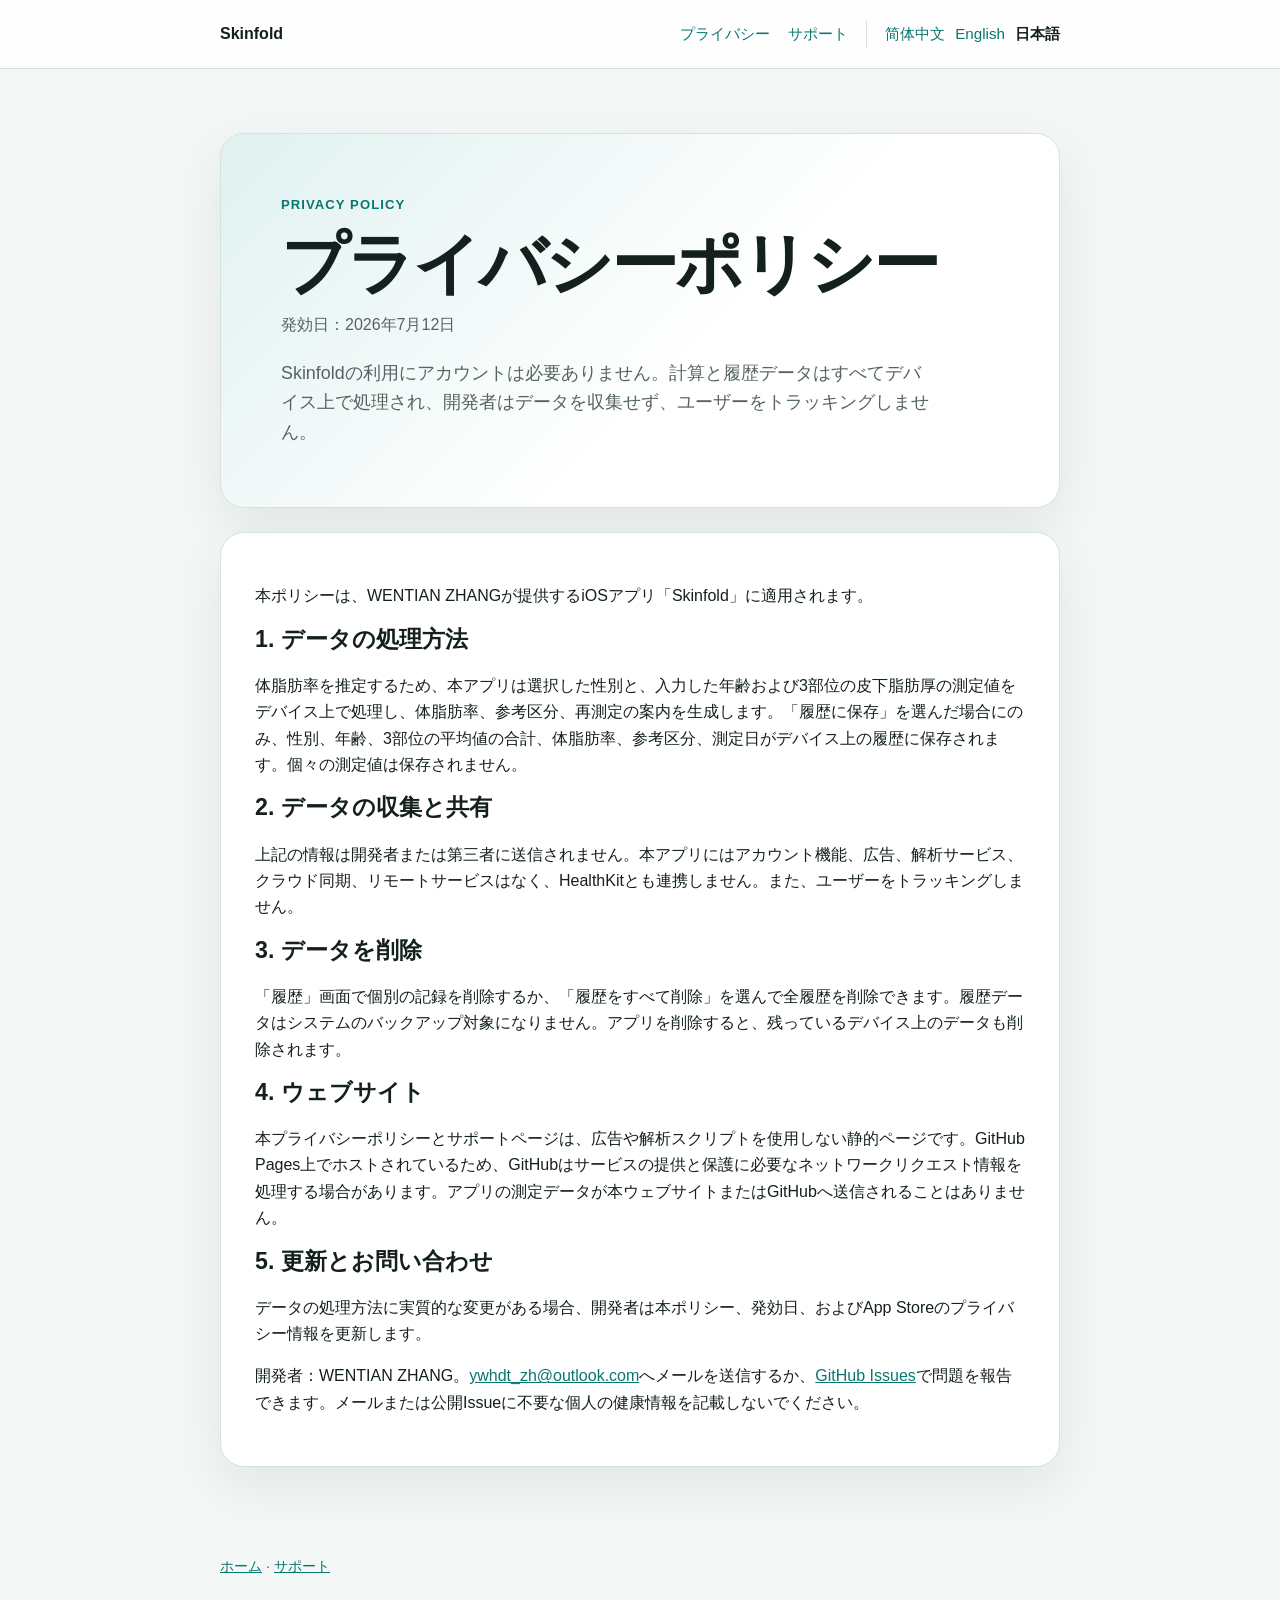
<file: docs/ja/privacy.html>
<!doctype html>
<html lang="ja">
<head>
  <meta charset="utf-8">
  <meta name="viewport" content="width=device-width, initial-scale=1">
  <meta name="description" content="iPhoneアプリ「Skinfold」のプライバシーポリシーです。">
  <title>プライバシーポリシー｜Skinfold</title>
  <link rel="canonical" href="https://ywhdt.github.io/body-fat-calculator-site/ja/privacy.html">
  <link rel="alternate" hreflang="zh-Hans" href="https://ywhdt.github.io/body-fat-calculator-site/zh-Hans/privacy.html">
  <link rel="alternate" hreflang="en" href="https://ywhdt.github.io/body-fat-calculator-site/privacy.html">
  <link rel="alternate" hreflang="ja" href="https://ywhdt.github.io/body-fat-calculator-site/ja/privacy.html">
  <link rel="alternate" hreflang="x-default" href="https://ywhdt.github.io/body-fat-calculator-site/privacy.html">
  <link rel="icon" href="../favicon.svg" type="image/svg+xml">
  <link rel="stylesheet" href="../assets/site.css">
</head>
<body>
  <header class="site-header">
    <div class="site-header__inner">
      <a class="brand" href="index.html">Skinfold</a>
      <nav aria-label="メインナビゲーション">
        <a aria-current="page" href="privacy.html">プライバシー</a>
        <a href="support.html">サポート</a>
        <span class="language-switcher" aria-label="言語">
          <a href="../zh-Hans/privacy.html" lang="zh-Hans">简体中文</a>
          <a href="../privacy.html" lang="en">English</a>
          <a aria-current="true" href="privacy.html" lang="ja">日本語</a>
        </span>
      </nav>
    </div>
  </header>

  <main>
    <section class="hero">
      <p class="eyebrow">Privacy policy</p>
      <h1>プライバシーポリシー</h1>
      <p class="updated">発効日：2026年7月12日</p>
      <p class="lede">Skinfoldの利用にアカウントは必要ありません。計算と履歴データはすべてデバイス上で処理され、開発者はデータを収集せず、ユーザーをトラッキングしません。</p>
    </section>

    <article class="card">
      <p>本ポリシーは、WENTIAN ZHANGが提供するiOSアプリ「Skinfold」に適用されます。</p>

      <h2>1. データの処理方法</h2>
      <p>体脂肪率を推定するため、本アプリは選択した性別と、入力した年齢および3部位の皮下脂肪厚の測定値をデバイス上で処理し、体脂肪率、参考区分、再測定の案内を生成します。「履歴に保存」を選んだ場合にのみ、性別、年齢、3部位の平均値の合計、体脂肪率、参考区分、測定日がデバイス上の履歴に保存されます。個々の測定値は保存されません。</p>

      <h2>2. データの収集と共有</h2>
      <p>上記の情報は開発者または第三者に送信されません。本アプリにはアカウント機能、広告、解析サービス、クラウド同期、リモートサービスはなく、HealthKitとも連携しません。また、ユーザーをトラッキングしません。</p>

      <h2>3. データを削除</h2>
      <p>「履歴」画面で個別の記録を削除するか、「履歴をすべて削除」を選んで全履歴を削除できます。履歴データはシステムのバックアップ対象になりません。アプリを削除すると、残っているデバイス上のデータも削除されます。</p>

      <h2>4. ウェブサイト</h2>
      <p>本プライバシーポリシーとサポートページは、広告や解析スクリプトを使用しない静的ページです。GitHub Pages上でホストされているため、GitHubはサービスの提供と保護に必要なネットワークリクエスト情報を処理する場合があります。アプリの測定データが本ウェブサイトまたはGitHubへ送信されることはありません。</p>

      <h2>5. 更新とお問い合わせ</h2>
      <p>データの処理方法に実質的な変更がある場合、開発者は本ポリシー、発効日、およびApp Storeのプライバシー情報を更新します。</p>
      <p>開発者：WENTIAN ZHANG。<a href="mailto:ywhdt_zh@outlook.com">ywhdt_zh@outlook.com</a>へメールを送信するか、<a href="https://github.com/ywhdt/body-fat-calculator-site/issues">GitHub Issues</a>で問題を報告できます。メールまたは公開Issueに不要な個人の健康情報を記載しないでください。</p>
    </article>
  </main>

  <footer class="site-footer">
    <a href="index.html">ホーム</a>
    <span aria-hidden="true"> · </span>
    <a href="support.html">サポート</a>
  </footer>
</body>
</html>
</file>
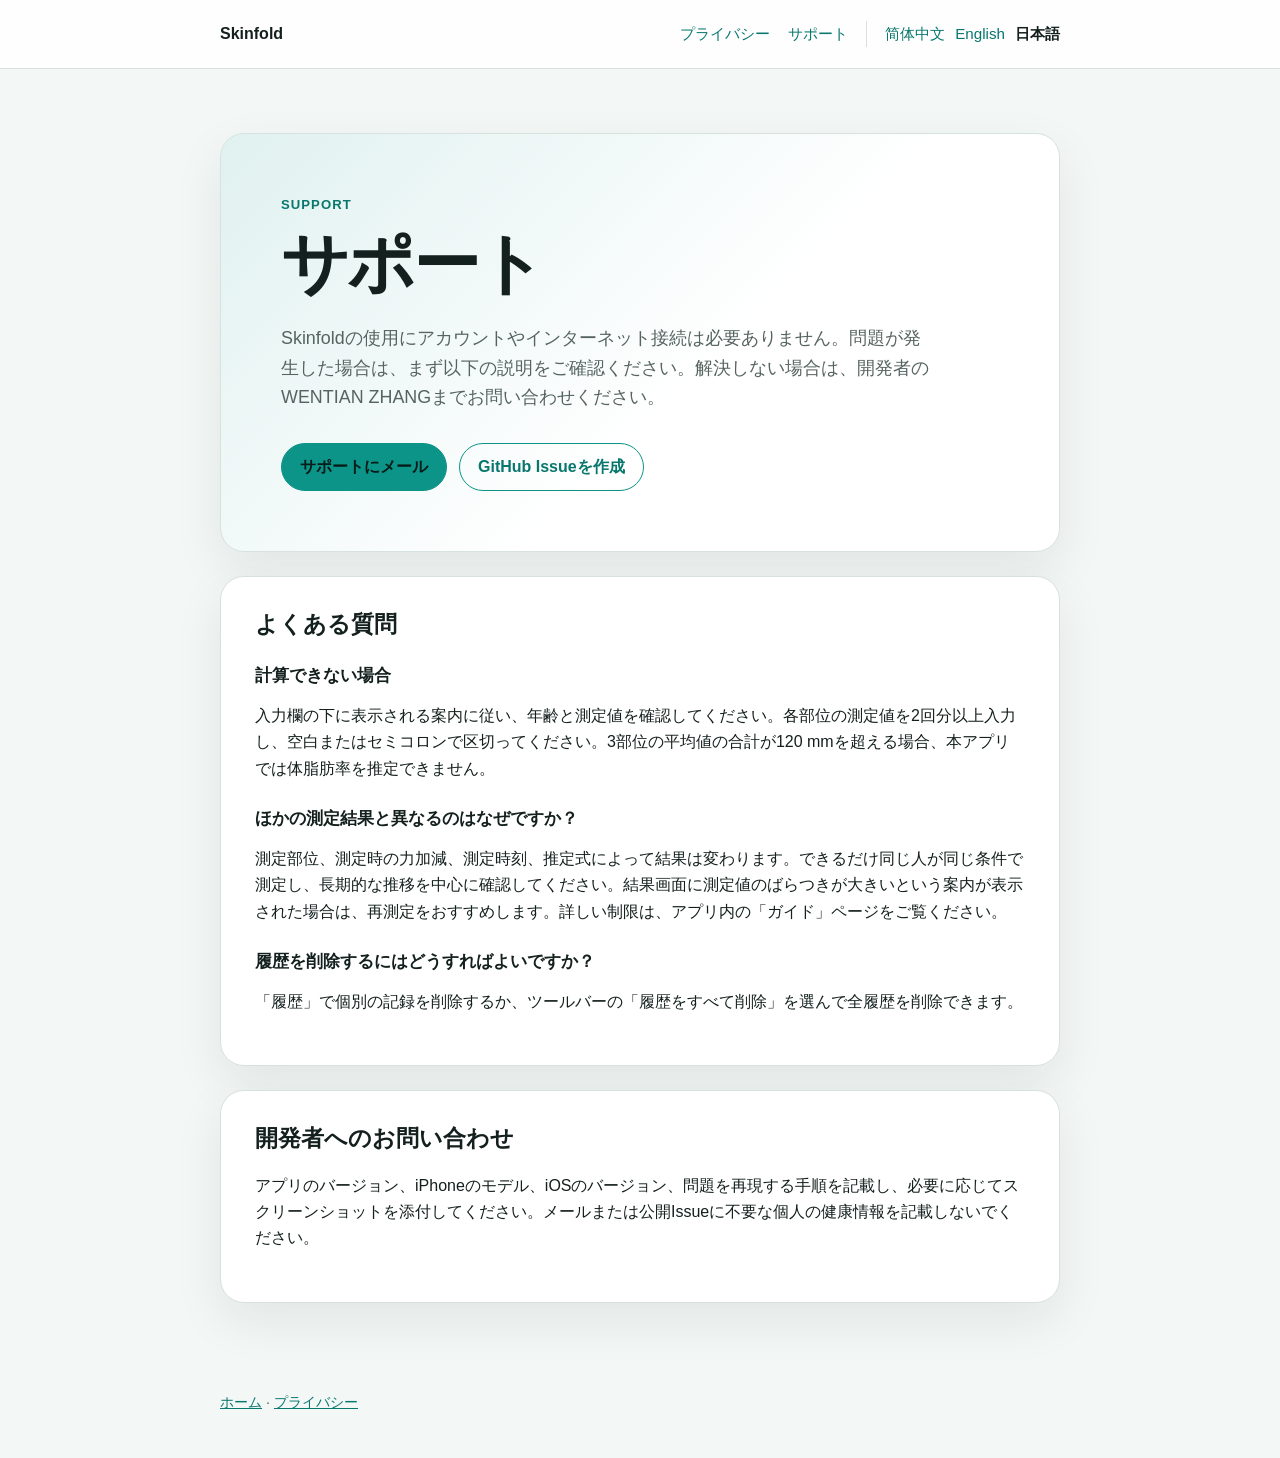
<file: docs/ja/support.html>
<!doctype html>
<html lang="ja">
<head>
  <meta charset="utf-8">
  <meta name="viewport" content="width=device-width, initial-scale=1">
  <meta name="description" content="iPhoneアプリ「Skinfold」のサポート情報とよくある質問です。">
  <title>サポート｜Skinfold</title>
  <link rel="canonical" href="https://ywhdt.github.io/body-fat-calculator-site/ja/support.html">
  <link rel="alternate" hreflang="zh-Hans" href="https://ywhdt.github.io/body-fat-calculator-site/zh-Hans/support.html">
  <link rel="alternate" hreflang="en" href="https://ywhdt.github.io/body-fat-calculator-site/support.html">
  <link rel="alternate" hreflang="ja" href="https://ywhdt.github.io/body-fat-calculator-site/ja/support.html">
  <link rel="alternate" hreflang="x-default" href="https://ywhdt.github.io/body-fat-calculator-site/support.html">
  <link rel="icon" href="../favicon.svg" type="image/svg+xml">
  <link rel="stylesheet" href="../assets/site.css">
</head>
<body>
  <header class="site-header">
    <div class="site-header__inner">
      <a class="brand" href="index.html">Skinfold</a>
      <nav aria-label="メインナビゲーション">
        <a href="privacy.html">プライバシー</a>
        <a aria-current="page" href="support.html">サポート</a>
        <span class="language-switcher" aria-label="言語">
          <a href="../zh-Hans/support.html" lang="zh-Hans">简体中文</a>
          <a href="../support.html" lang="en">English</a>
          <a aria-current="true" href="support.html" lang="ja">日本語</a>
        </span>
      </nav>
    </div>
  </header>

  <main>
    <section class="hero">
      <p class="eyebrow">Support</p>
      <h1>サポート</h1>
      <p class="lede">Skinfoldの使用にアカウントやインターネット接続は必要ありません。問題が発生した場合は、まず以下の説明をご確認ください。解決しない場合は、開発者のWENTIAN ZHANGまでお問い合わせください。</p>
      <div class="actions">
        <a class="button button--primary" href="mailto:ywhdt_zh@outlook.com?subject=Skinfold%20iOS%20Support">サポートにメール</a>
        <a class="button" href="https://github.com/ywhdt/body-fat-calculator-site/issues/new">GitHub Issueを作成</a>
      </div>
    </section>

    <section class="card">
      <h2>よくある質問</h2>

      <h3>計算できない場合</h3>
      <p>入力欄の下に表示される案内に従い、年齢と測定値を確認してください。各部位の測定値を2回分以上入力し、空白またはセミコロンで区切ってください。3部位の平均値の合計が120 mmを超える場合、本アプリでは体脂肪率を推定できません。</p>

      <h3>ほかの測定結果と異なるのはなぜですか？</h3>
      <p>測定部位、測定時の力加減、測定時刻、推定式によって結果は変わります。できるだけ同じ人が同じ条件で測定し、長期的な推移を中心に確認してください。結果画面に測定値のばらつきが大きいという案内が表示された場合は、再測定をおすすめします。詳しい制限は、アプリ内の「ガイド」ページをご覧ください。</p>

      <h3>履歴を削除するにはどうすればよいですか？</h3>
      <p>「履歴」で個別の記録を削除するか、ツールバーの「履歴をすべて削除」を選んで全履歴を削除できます。</p>
    </section>

    <section class="card">
      <h2>開発者へのお問い合わせ</h2>
      <p>アプリのバージョン、iPhoneのモデル、iOSのバージョン、問題を再現する手順を記載し、必要に応じてスクリーンショットを添付してください。メールまたは公開Issueに不要な個人の健康情報を記載しないでください。</p>
    </section>
  </main>

  <footer class="site-footer">
    <a href="index.html">ホーム</a>
    <span aria-hidden="true"> · </span>
    <a href="privacy.html">プライバシー</a>
  </footer>
</body>
</html>
</file>
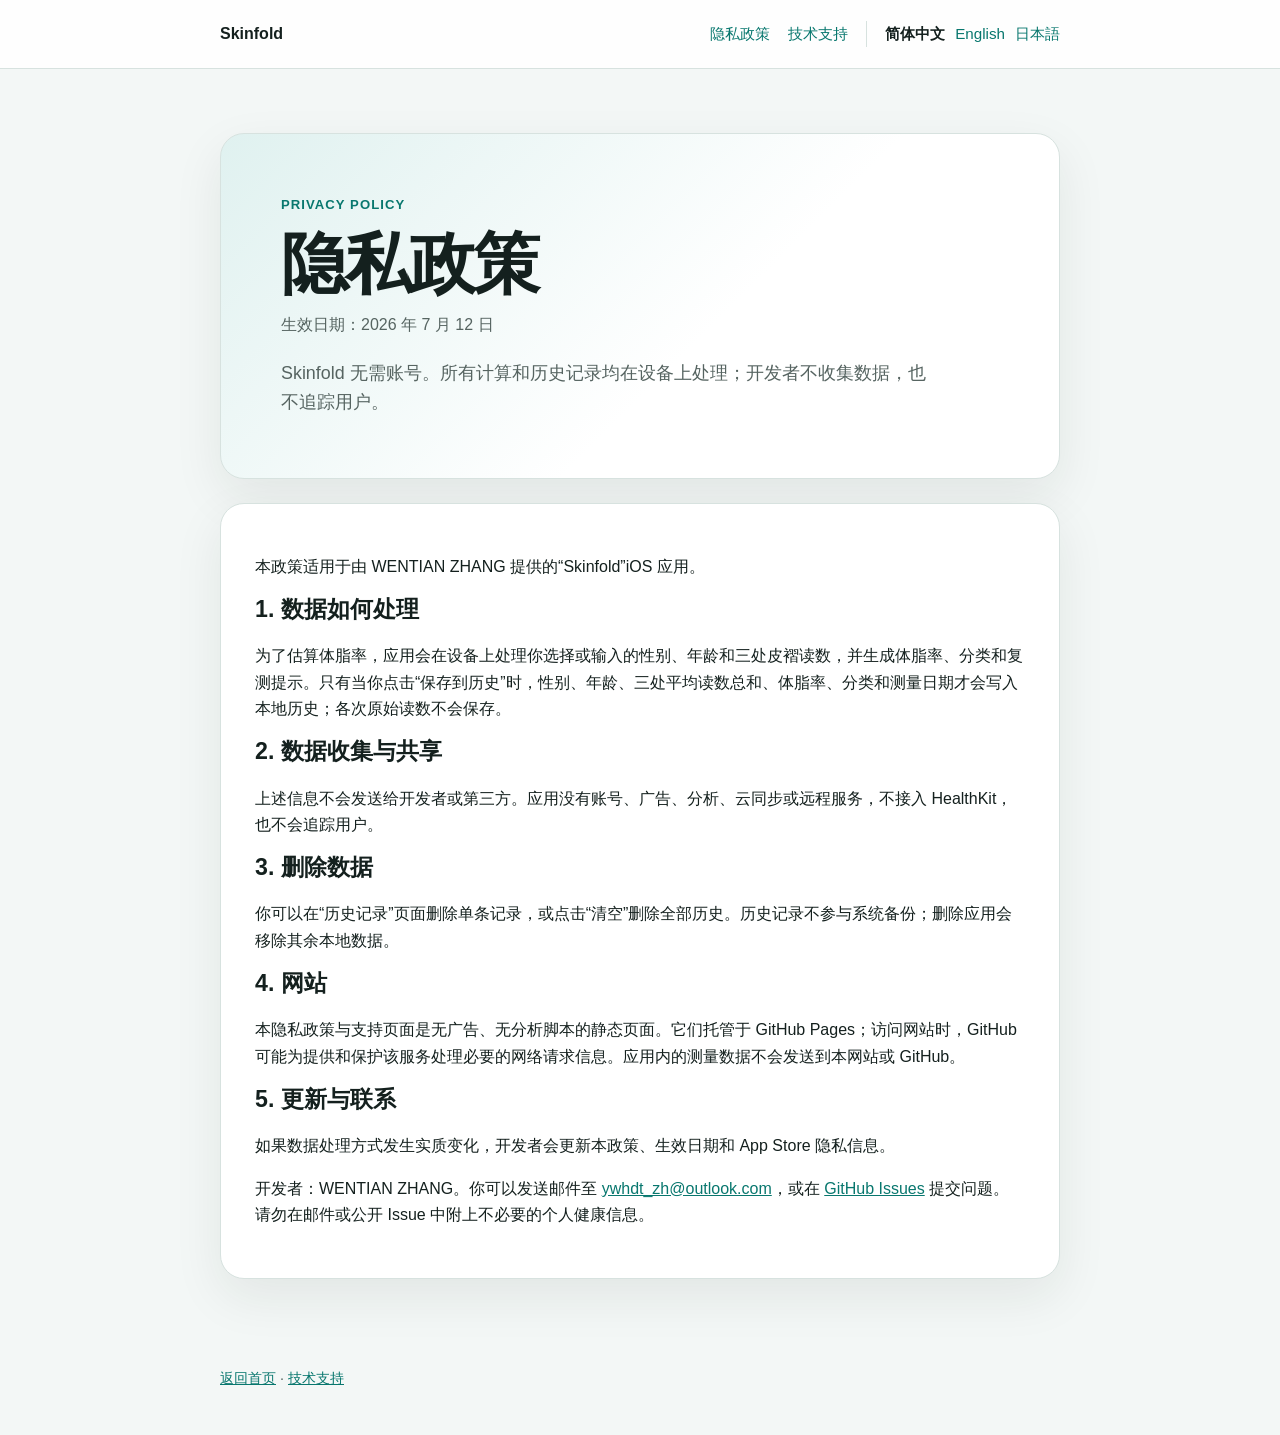
<file: docs/zh-Hans/privacy.html>
<!doctype html>
<html lang="zh-Hans">
<head>
  <meta charset="utf-8">
  <meta name="viewport" content="width=device-width, initial-scale=1">
  <meta name="description" content="Skinfold iPhone 应用隐私政策。">
  <title>隐私政策｜Skinfold</title>
  <link rel="canonical" href="https://ywhdt.github.io/body-fat-calculator-site/zh-Hans/privacy.html">
  <link rel="alternate" hreflang="zh-Hans" href="https://ywhdt.github.io/body-fat-calculator-site/zh-Hans/privacy.html">
  <link rel="alternate" hreflang="en" href="https://ywhdt.github.io/body-fat-calculator-site/privacy.html">
  <link rel="alternate" hreflang="ja" href="https://ywhdt.github.io/body-fat-calculator-site/ja/privacy.html">
  <link rel="alternate" hreflang="x-default" href="https://ywhdt.github.io/body-fat-calculator-site/privacy.html">
  <link rel="icon" href="../favicon.svg" type="image/svg+xml">
  <link rel="stylesheet" href="../assets/site.css">
</head>
<body>
  <header class="site-header">
    <div class="site-header__inner">
      <a class="brand" href="index.html">Skinfold</a>
      <nav aria-label="主导航">
        <a aria-current="page" href="privacy.html">隐私政策</a>
        <a href="support.html">技术支持</a>
        <span class="language-switcher" aria-label="语言">
          <a aria-current="true" href="privacy.html" lang="zh-Hans">简体中文</a>
          <a href="../privacy.html" lang="en">English</a>
          <a href="../ja/privacy.html" lang="ja">日本語</a>
        </span>
      </nav>
    </div>
  </header>

  <main>
    <section class="hero">
      <p class="eyebrow">Privacy policy</p>
      <h1>隐私政策</h1>
      <p class="updated">生效日期：2026 年 7 月 12 日</p>
      <p class="lede">Skinfold 无需账号。所有计算和历史记录均在设备上处理；开发者不收集数据，也不追踪用户。</p>
    </section>

    <article class="card">
      <p>本政策适用于由 WENTIAN ZHANG 提供的“Skinfold”iOS 应用。</p>

      <h2>1. 数据如何处理</h2>
      <p>为了估算体脂率，应用会在设备上处理你选择或输入的性别、年龄和三处皮褶读数，并生成体脂率、分类和复测提示。只有当你点击“保存到历史”时，性别、年龄、三处平均读数总和、体脂率、分类和测量日期才会写入本地历史；各次原始读数不会保存。</p>

      <h2>2. 数据收集与共享</h2>
      <p>上述信息不会发送给开发者或第三方。应用没有账号、广告、分析、云同步或远程服务，不接入 HealthKit，也不会追踪用户。</p>

      <h2>3. 删除数据</h2>
      <p>你可以在“历史记录”页面删除单条记录，或点击“清空”删除全部历史。历史记录不参与系统备份；删除应用会移除其余本地数据。</p>

      <h2>4. 网站</h2>
      <p>本隐私政策与支持页面是无广告、无分析脚本的静态页面。它们托管于 GitHub Pages；访问网站时，GitHub 可能为提供和保护该服务处理必要的网络请求信息。应用内的测量数据不会发送到本网站或 GitHub。</p>

      <h2>5. 更新与联系</h2>
      <p>如果数据处理方式发生实质变化，开发者会更新本政策、生效日期和 App Store 隐私信息。</p>
      <p>开发者：WENTIAN ZHANG。你可以发送邮件至 <a href="mailto:ywhdt_zh@outlook.com">ywhdt_zh@outlook.com</a>，或在 <a href="https://github.com/ywhdt/body-fat-calculator-site/issues">GitHub Issues</a> 提交问题。请勿在邮件或公开 Issue 中附上不必要的个人健康信息。</p>
    </article>
  </main>

  <footer class="site-footer">
    <a href="index.html">返回首页</a>
    <span aria-hidden="true"> · </span>
    <a href="support.html">技术支持</a>
  </footer>
</body>
</html>
</file>
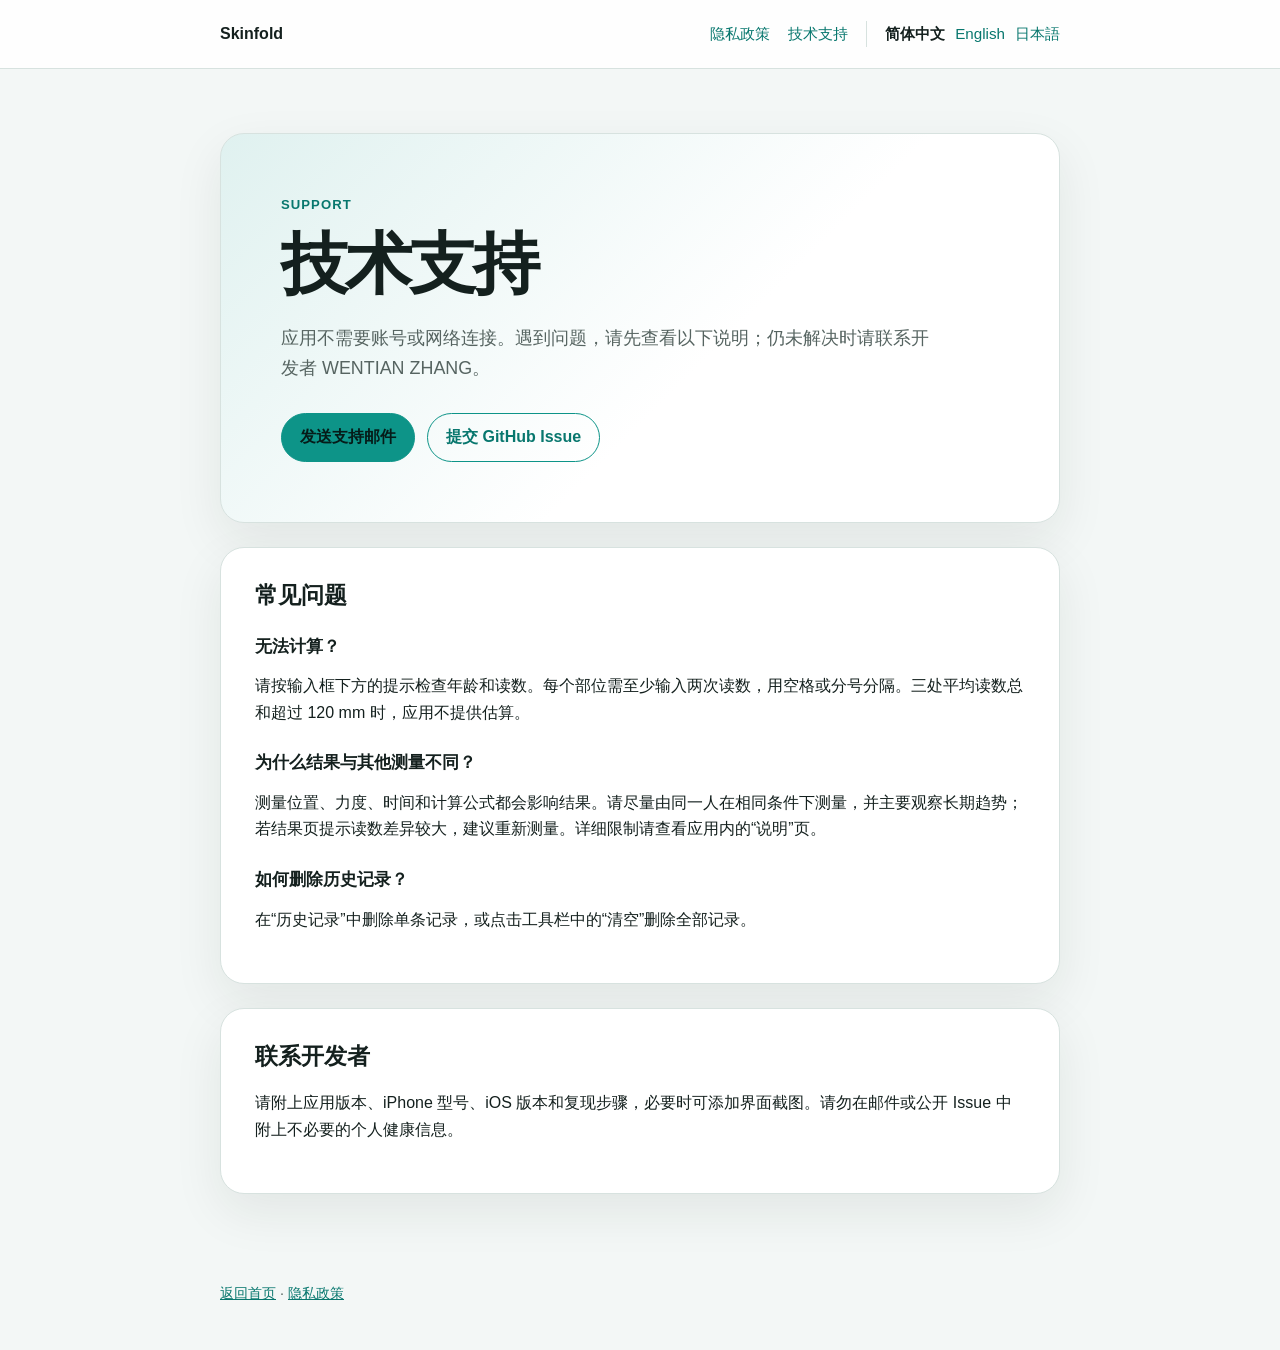
<file: docs/zh-Hans/support.html>
<!doctype html>
<html lang="zh-Hans">
<head>
  <meta charset="utf-8">
  <meta name="viewport" content="width=device-width, initial-scale=1">
  <meta name="description" content="Skinfold iPhone 应用技术支持与常见问题。">
  <title>技术支持｜Skinfold</title>
  <link rel="canonical" href="https://ywhdt.github.io/body-fat-calculator-site/zh-Hans/support.html">
  <link rel="alternate" hreflang="zh-Hans" href="https://ywhdt.github.io/body-fat-calculator-site/zh-Hans/support.html">
  <link rel="alternate" hreflang="en" href="https://ywhdt.github.io/body-fat-calculator-site/support.html">
  <link rel="alternate" hreflang="ja" href="https://ywhdt.github.io/body-fat-calculator-site/ja/support.html">
  <link rel="alternate" hreflang="x-default" href="https://ywhdt.github.io/body-fat-calculator-site/support.html">
  <link rel="icon" href="../favicon.svg" type="image/svg+xml">
  <link rel="stylesheet" href="../assets/site.css">
</head>
<body>
  <header class="site-header">
    <div class="site-header__inner">
      <a class="brand" href="index.html">Skinfold</a>
      <nav aria-label="主导航">
        <a href="privacy.html">隐私政策</a>
        <a aria-current="page" href="support.html">技术支持</a>
        <span class="language-switcher" aria-label="语言">
          <a aria-current="true" href="support.html" lang="zh-Hans">简体中文</a>
          <a href="../support.html" lang="en">English</a>
          <a href="../ja/support.html" lang="ja">日本語</a>
        </span>
      </nav>
    </div>
  </header>

  <main>
    <section class="hero">
      <p class="eyebrow">Support</p>
      <h1>技术支持</h1>
      <p class="lede">应用不需要账号或网络连接。遇到问题，请先查看以下说明；仍未解决时请联系开发者 WENTIAN ZHANG。</p>
      <div class="actions">
        <a class="button button--primary" href="mailto:ywhdt_zh@outlook.com?subject=Skinfold%20iOS%20%E6%94%AF%E6%8C%81">发送支持邮件</a>
        <a class="button" href="https://github.com/ywhdt/body-fat-calculator-site/issues/new">提交 GitHub Issue</a>
      </div>
    </section>

    <section class="card">
      <h2>常见问题</h2>

      <h3>无法计算？</h3>
      <p>请按输入框下方的提示检查年龄和读数。每个部位需至少输入两次读数，用空格或分号分隔。三处平均读数总和超过 120 mm 时，应用不提供估算。</p>

      <h3>为什么结果与其他测量不同？</h3>
      <p>测量位置、力度、时间和计算公式都会影响结果。请尽量由同一人在相同条件下测量，并主要观察长期趋势；若结果页提示读数差异较大，建议重新测量。详细限制请查看应用内的“说明”页。</p>

      <h3>如何删除历史记录？</h3>
      <p>在“历史记录”中删除单条记录，或点击工具栏中的“清空”删除全部记录。</p>
    </section>

    <section class="card">
      <h2>联系开发者</h2>
      <p>请附上应用版本、iPhone 型号、iOS 版本和复现步骤，必要时可添加界面截图。请勿在邮件或公开 Issue 中附上不必要的个人健康信息。</p>
    </section>
  </main>

  <footer class="site-footer">
    <a href="index.html">返回首页</a>
    <span aria-hidden="true"> · </span>
    <a href="privacy.html">隐私政策</a>
  </footer>
</body>
</html>
</file>
<file: docs/assets/site.css>
:root {
  color-scheme: light dark;
  --background: #f3f7f6;
  --surface: #ffffff;
  --text: #14201e;
  --muted: #566461;
  --accent: #0d9488;
  --accent-strong: #08776e;
  --border: #d7e2df;
  --shadow: 0 18px 50px rgba(20, 32, 30, 0.08);
}

@media (prefers-color-scheme: dark) {
  :root {
    --background: #0c1413;
    --surface: #14201e;
    --text: #edf7f5;
    --muted: #adbfbb;
    --accent: #37c9bb;
    --accent-strong: #70ded3;
    --border: #2b3b38;
    --shadow: none;
  }
}

* {
  box-sizing: border-box;
}

html {
  font-family: -apple-system, BlinkMacSystemFont, "Segoe UI", sans-serif;
  line-height: 1.65;
  background: var(--background);
  color: var(--text);
}

body {
  margin: 0;
}

a {
  color: var(--accent-strong);
}

a:focus-visible {
  outline: 3px solid var(--accent);
  outline-offset: 3px;
  border-radius: 3px;
}

.site-header {
  border-bottom: 1px solid var(--border);
  background: color-mix(in srgb, var(--surface) 92%, transparent);
}

.site-header__inner,
main,
.site-footer {
  width: min(100% - 32px, 840px);
  margin-inline: auto;
}

.site-header__inner {
  min-height: 68px;
  display: flex;
  align-items: center;
  justify-content: space-between;
  flex-wrap: wrap;
  gap: 20px;
}

.brand {
  color: var(--text);
  font-weight: 750;
  text-decoration: none;
}

nav {
  display: flex;
  flex-wrap: wrap;
  gap: 18px;
}

nav a {
  text-decoration: none;
  font-size: 0.95rem;
}

.language-switcher {
  display: inline-flex;
  align-items: center;
  gap: 10px;
  padding-left: 18px;
  border-left: 1px solid var(--border);
}

.language-switcher a[aria-current="true"] {
  color: var(--text);
  font-weight: 750;
}

main {
  padding-block: 64px;
}

.hero,
.card {
  background: var(--surface);
  border: 1px solid var(--border);
  border-radius: 24px;
  box-shadow: var(--shadow);
}

.hero {
  padding: clamp(28px, 6vw, 60px);
  background-image: linear-gradient(135deg, color-mix(in srgb, var(--accent) 13%, var(--surface)), var(--surface) 58%);
}

.card {
  padding: clamp(22px, 4vw, 34px);
  margin-top: 24px;
}

.eyebrow {
  margin: 0 0 8px;
  color: var(--accent-strong);
  font-size: 0.82rem;
  font-weight: 750;
  letter-spacing: 0.08em;
  text-transform: uppercase;
}

h1,
h2,
h3 {
  line-height: 1.2;
}

h1 {
  margin: 0;
  font-size: clamp(2.1rem, 8vw, 4.2rem);
  letter-spacing: -0.045em;
}

h2 {
  margin-top: 0;
  font-size: 1.45rem;
}

h3 {
  margin-top: 1.6em;
  font-size: 1.05rem;
}

.lede {
  max-width: 650px;
  margin: 20px 0 0;
  color: var(--muted);
  font-size: 1.12rem;
}

.actions {
  display: flex;
  flex-wrap: wrap;
  gap: 12px;
  margin-top: 30px;
}

.button {
  display: inline-flex;
  min-height: 44px;
  align-items: center;
  justify-content: center;
  padding: 10px 18px;
  border: 1px solid var(--accent);
  border-radius: 999px;
  color: var(--accent-strong);
  font-weight: 700;
  text-decoration: none;
}

.button--primary {
  background: var(--accent);
  color: #061c19;
}

.facts {
  display: grid;
  grid-template-columns: repeat(auto-fit, minmax(180px, 1fr));
  gap: 14px;
  padding: 0;
  list-style: none;
}

.facts li {
  padding: 16px;
  border: 1px solid var(--border);
  border-radius: 16px;
}

.muted,
.updated {
  color: var(--muted);
}

.updated {
  margin-top: 8px;
}

.site-footer {
  padding-block: 24px 44px;
  color: var(--muted);
  font-size: 0.9rem;
}

@media (max-width: 580px) {
  .site-header__inner {
    align-items: flex-start;
    flex-direction: column;
    padding-block: 14px;
  }

  .language-switcher {
    flex-basis: 100%;
    padding-left: 0;
    border-left: 0;
  }

  nav {
    width: 100%;
    row-gap: 10px;
  }

  main {
    padding-block: 32px;
  }
}
</file>
